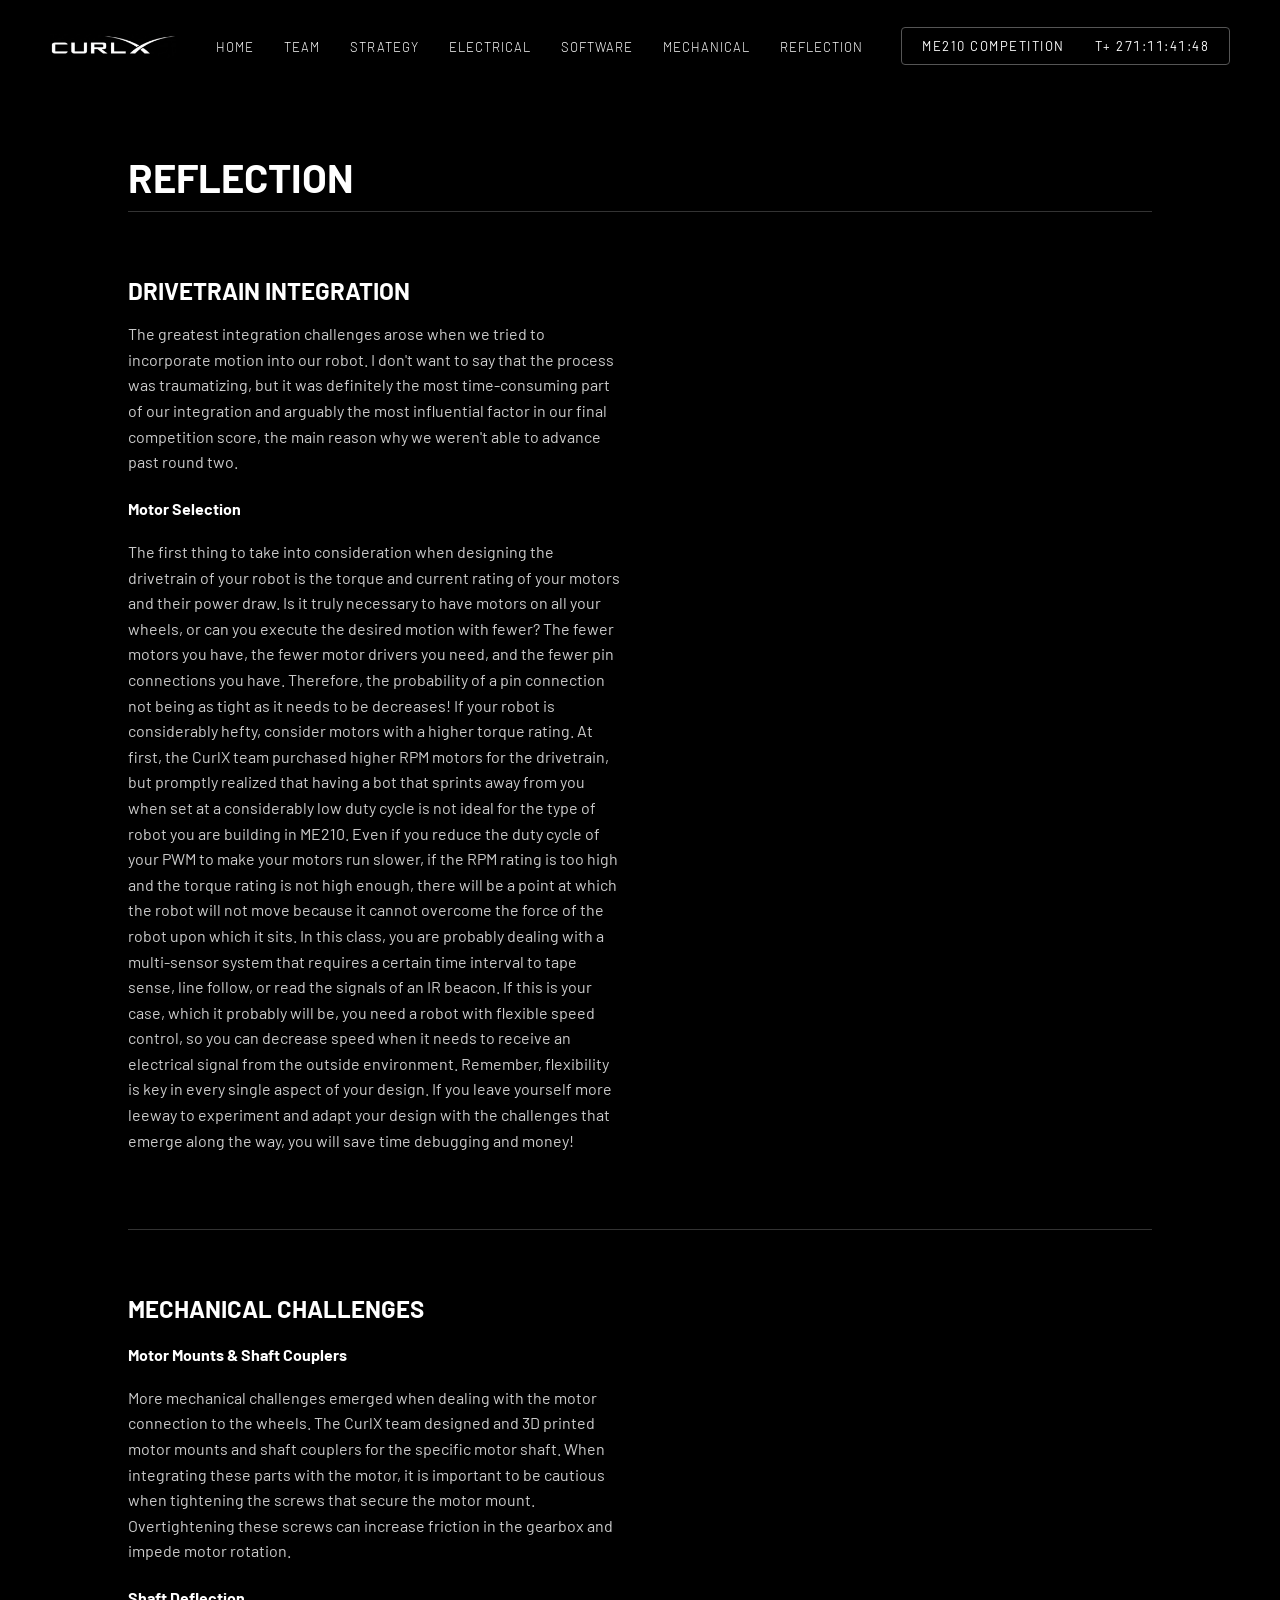
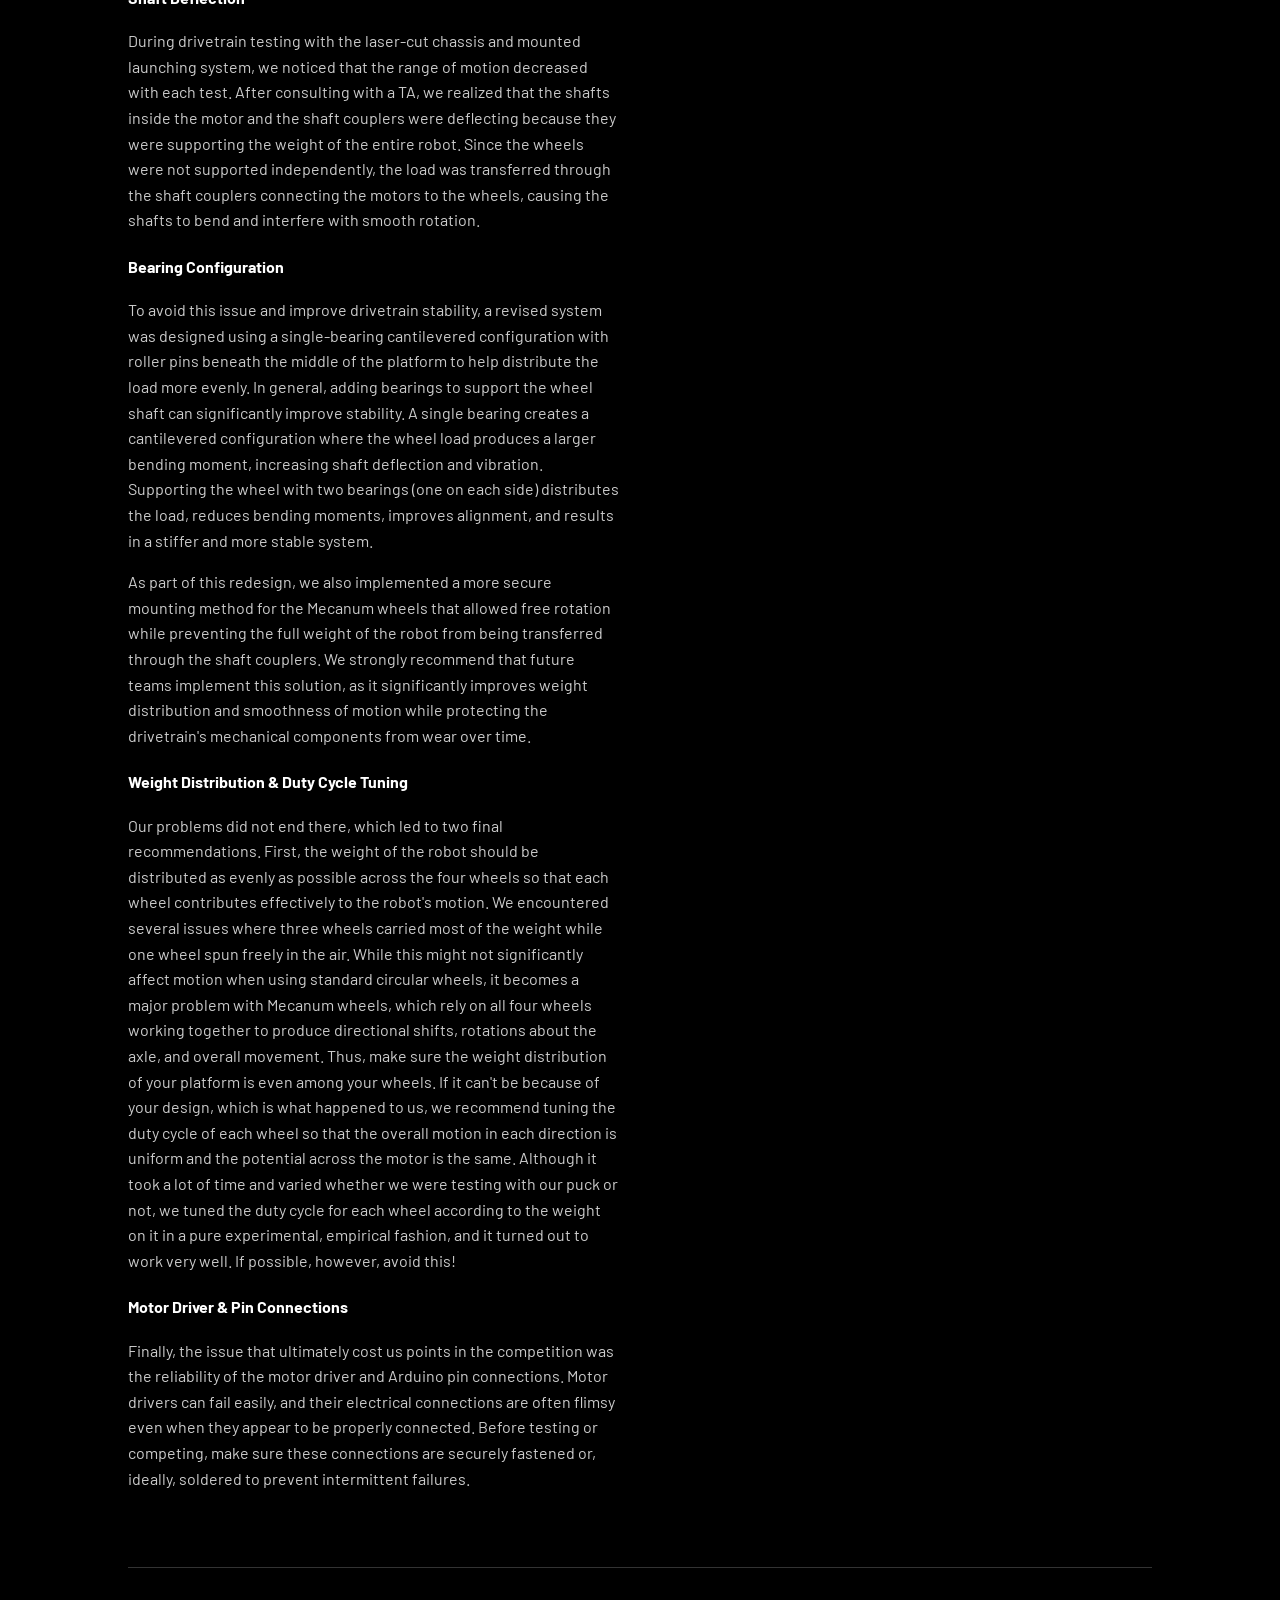
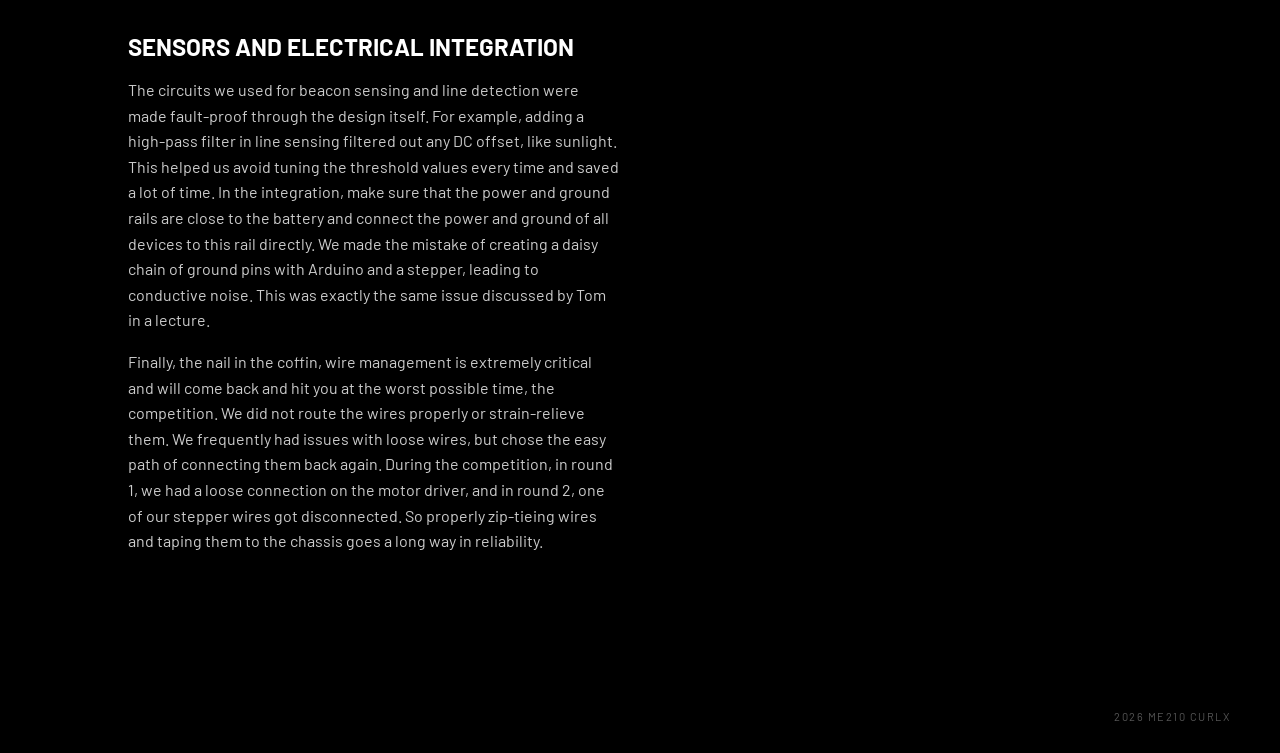
<file: docs/reflection.html>
<!DOCTYPE html>
<html lang="en">
<head>
    <meta charset="UTF-8">
    <meta name="viewport" content="width=device-width, initial-scale=1.0">
    <title>Reflection</title>
    <link rel="stylesheet" href="https://fonts.googleapis.com/css2?family=Barlow:wght@300;400;700&display=swap">
    <link rel="stylesheet" href="style.css"> 
</head>
<body>
    <nav>
        <a href="index.html" class="logo">
            <img src="./imgs/logo.png" alt="CurlX logo">
        </a>
        <ul>
            <li><a href="index.html">Home</a></li>
            <li><a href="team.html">Team</a></li>
                        <li class="nav-dropdown"><a href="strategy.html">Strategy</a>
                <ul class="nav-dropdown-menu">
                    <li><a href="strategy.html#game-rules">Game Rules</a></li>
                    <li><a href="strategy.html#preliminary-design">Preliminary Design</a></li>
                    <li><a href="strategy.html#final-design">Final Design</a></li>
                    <li><a href="strategy.html#checkoff">Checkoff</a></li>
                    <li><a href="strategy.html#competition">Competition</a></li>
                    <li><a href="strategy.html#bom">BOM</a></li>
                </ul>
            </li>
            <li><a href="electrical.html">Electrical</a></li>
            <li class="nav-dropdown"><a href="software.html">Software</a>
                <ul class="nav-dropdown-menu">
                    <li><a href="software.html#state-diagrams">State Diagrams</a></li>
                </ul>
            </li>
            <li><a href="mechanical.html">Mechanical</a></li>
            <li><a href="reflection.html">Reflection</a></li>
        </ul>

        <div class="launch-timer">
            <span>ME210 COMPETITION</span>
            <span class="time-wrapper">
                <span class="time" id="countdown"></span>
            </span>
        </div>
    </nav>

    <section class="section">
        <h1>Reflection</h1>

        <div class="content-grid">
            <div>
                <h3>Drivetrain Integration</h3>
                <p>The greatest integration challenges arose when we tried to incorporate motion into our robot. I don't want to say that the process was traumatizing, but it was definitely the most time-consuming part of our integration and arguably the most influential factor in our final competition score, the main reason why we weren't able to advance past round two.</p>

                <h4 style="margin-top: 24px;">Motor Selection</h4>
                <p>The first thing to take into consideration when designing the drivetrain of your robot is the torque and current rating of your motors and their power draw. Is it truly necessary to have motors on all your wheels, or can you execute the desired motion with fewer? The fewer motors you have, the fewer motor drivers you need, and the fewer pin connections you have. Therefore, the probability of a pin connection not being as tight as it needs to be decreases! If your robot is considerably hefty, consider motors with a higher torque rating. At first, the CurlX team purchased higher RPM motors for the drivetrain, but promptly realized that having a bot that sprints away from you when set at a considerably low duty cycle is not ideal for the type of robot you are building in ME210. Even if you reduce the duty cycle of your PWM to make your motors run slower, if the RPM rating is too high and the torque rating is not high enough, there will be a point at which the robot will not move because it cannot overcome the force of the robot upon which it sits. In this class, you are probably dealing with a multi-sensor system that requires a certain time interval to tape sense, line follow, or read the signals of an IR beacon. If this is your case, which it probably will be, you need a robot with flexible speed control, so you can decrease speed when it needs to receive an electrical signal from the outside environment. Remember, flexibility is key in every single aspect of your design. If you leave yourself more leeway to experiment and adapt your design with the challenges that emerge along the way, you will save time debugging and money!</p>
            </div>
        </div>

        <hr style="border: none; border-top: 1px solid #333; margin: 40px 0;">

        <div class="content-grid">
            <div>
                <h3>Mechanical Challenges</h3>

                <h4>Motor Mounts &amp; Shaft Couplers</h4>
                <p>More mechanical challenges emerged when dealing with the motor connection to the wheels. The CurlX team designed and 3D printed motor mounts and shaft couplers for the specific motor shaft. When integrating these parts with the motor, it is important to be cautious when tightening the screws that secure the motor mount. Overtightening these screws can increase friction in the gearbox and impede motor rotation.</p>

                <h4 style="margin-top: 24px;">Shaft Deflection</h4>
                <p>During drivetrain testing with the laser-cut chassis and mounted launching system, we noticed that the range of motion decreased with each test. After consulting with a TA, we realized that the shafts inside the motor and the shaft couplers were deflecting because they were supporting the weight of the entire robot. Since the wheels were not supported independently, the load was transferred through the shaft couplers connecting the motors to the wheels, causing the shafts to bend and interfere with smooth rotation.</p>

                <h4 style="margin-top: 24px;">Bearing Configuration</h4>
                <p>To avoid this issue and improve drivetrain stability, a revised system was designed using a single-bearing cantilevered configuration with roller pins beneath the middle of the platform to help distribute the load more evenly. In general, adding bearings to support the wheel shaft can significantly improve stability. A single bearing creates a cantilevered configuration where the wheel load produces a larger bending moment, increasing shaft deflection and vibration. Supporting the wheel with two bearings (one on each side) distributes the load, reduces bending moments, improves alignment, and results in a stiffer and more stable system.</p>
                <p style="margin-top: 12px;">As part of this redesign, we also implemented a more secure mounting method for the Mecanum wheels that allowed free rotation while preventing the full weight of the robot from being transferred through the shaft couplers. We strongly recommend that future teams implement this solution, as it significantly improves weight distribution and smoothness of motion while protecting the drivetrain's mechanical components from wear over time.</p>

                <h4 style="margin-top: 24px;">Weight Distribution &amp; Duty Cycle Tuning</h4>
                <p>Our problems did not end there, which led to two final recommendations. First, the weight of the robot should be distributed as evenly as possible across the four wheels so that each wheel contributes effectively to the robot's motion. We encountered several issues where three wheels carried most of the weight while one wheel spun freely in the air. While this might not significantly affect motion when using standard circular wheels, it becomes a major problem with Mecanum wheels, which rely on all four wheels working together to produce directional shifts, rotations about the axle, and overall movement. Thus, make sure the weight distribution of your platform is even among your wheels. If it can't be because of your design, which is what happened to us, we recommend tuning the duty cycle of each wheel so that the overall motion in each direction is uniform and the potential across the motor is the same. Although it took a lot of time and varied whether we were testing with our puck or not, we tuned the duty cycle for each wheel according to the weight on it in a pure experimental, empirical fashion, and it turned out to work very well. If possible, however, avoid this!</p>

                <h4 style="margin-top: 24px;">Motor Driver &amp; Pin Connections</h4>
                <p>Finally, the issue that ultimately cost us points in the competition was the reliability of the motor driver and Arduino pin connections. Motor drivers can fail easily, and their electrical connections are often flimsy even when they appear to be properly connected. Before testing or competing, make sure these connections are securely fastened or, ideally, soldered to prevent intermittent failures.</p>
            </div>
        </div>

        <hr style="border: none; border-top: 1px solid #333; margin: 40px 0;">

        <div class="content-grid">
            <div>
                <h3>Sensors and Electrical Integration</h3>

                <p>The circuits we used for beacon sensing and line detection were made fault-proof through the design itself. For example, adding a high-pass filter in line sensing filtered out any DC offset, like sunlight. This helped us avoid tuning the threshold values every time and saved a lot of time. In the integration, make sure that the power and ground rails are close to the battery and connect the power and ground of all devices to this rail directly. We made the mistake of creating a daisy chain of ground pins with Arduino and a stepper, leading to conductive noise. This was exactly the same issue discussed by Tom in a lecture.</p>

                <p style="margin-top: 12px;">Finally, the nail in the coffin, wire management is extremely critical and will come back and hit you at the worst possible time, the competition. We did not route the wires properly or strain-relieve them. We frequently had issues with loose wires, but chose the easy path of connecting them back again. During the competition, in round 1, we had a loose connection on the motor driver, and in round 2, one of our stepper wires got disconnected. So properly zip-tieing wires and taping them to the chassis goes a long way in reliability.</p>
            </div>
        </div>
    </section>

    <footer>
        2026 ME210 CurlX
    </footer>

    <script>
        (function () {
            var checkoffDate = new Date("Mar 8, 2026 18:00:00").getTime();
            var countdownEl = document.getElementById("countdown");

            function pad(num, size) {
                var s = String(num);
                while (s.length < size) s = "0" + s;
                return s;
            }

            function renderWithDigitAnimation(formatted) {
                var prev = countdownEl.getAttribute("data-prev") || formatted;
                var html = "";

                for (var i = 0; i < formatted.length; i++) {
                    var ch = formatted.charAt(i);
                    var isDigit = ch >= "0" && ch <= "9";

                    if (isDigit) {
                        if (prev.charAt(i) !== ch) {
                            html += '<span class="digit digit-tick">' + ch + "</span>";
                        } else {
                            html += '<span class="digit">' + ch + "</span>";
                        }
                    } else {
                        html += ch;
                    }
                }

                countdownEl.innerHTML = html;
                countdownEl.setAttribute("data-prev", formatted);
                countdownEl.classList.add("time-visible");
            }

            function updateCountdown() {
                var now = new Date().getTime();
                var diff = checkoffDate - now; // positive before launch, negative after
                var beforeLaunch = diff >= 0;
                var distance = Math.abs(diff);

                var totalSeconds = Math.floor(distance / 1000);
                var days = Math.floor(totalSeconds / (60 * 60 * 24));
                var hours = Math.floor((totalSeconds % (60 * 60 * 24)) / (60 * 60));
                var minutes = Math.floor((totalSeconds % (60 * 60)) / 60);
                var seconds = totalSeconds % 60;

                var prefix = beforeLaunch ? "T- " : "T+ ";
                var formatted =
                    prefix +
                    pad(days, 2) + ":" +
                    pad(hours, 2) + ":" +
                    pad(minutes, 2) + ":" +
                    pad(seconds, 2);

                renderWithDigitAnimation(formatted);
            }

            updateCountdown();
            setInterval(updateCountdown, 1000);
        })();
    </script>
</body>
</html>
</file>
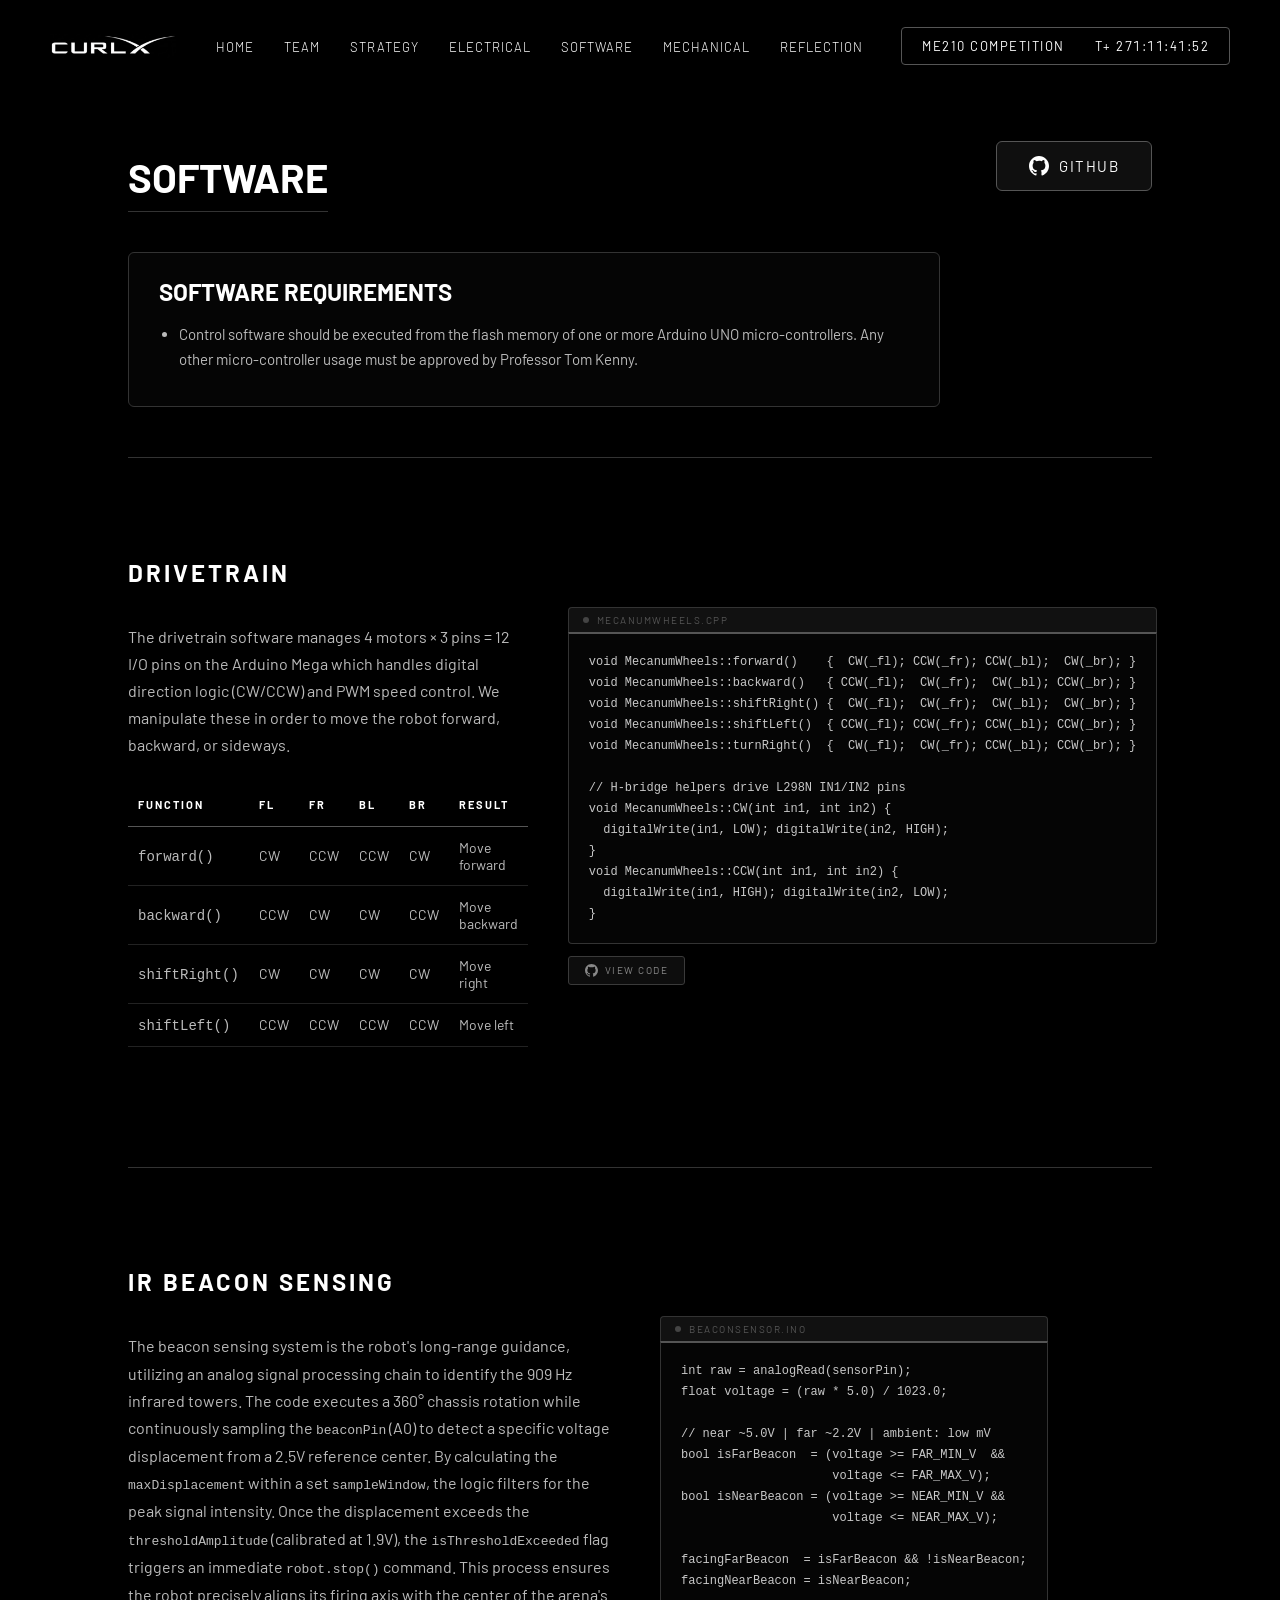
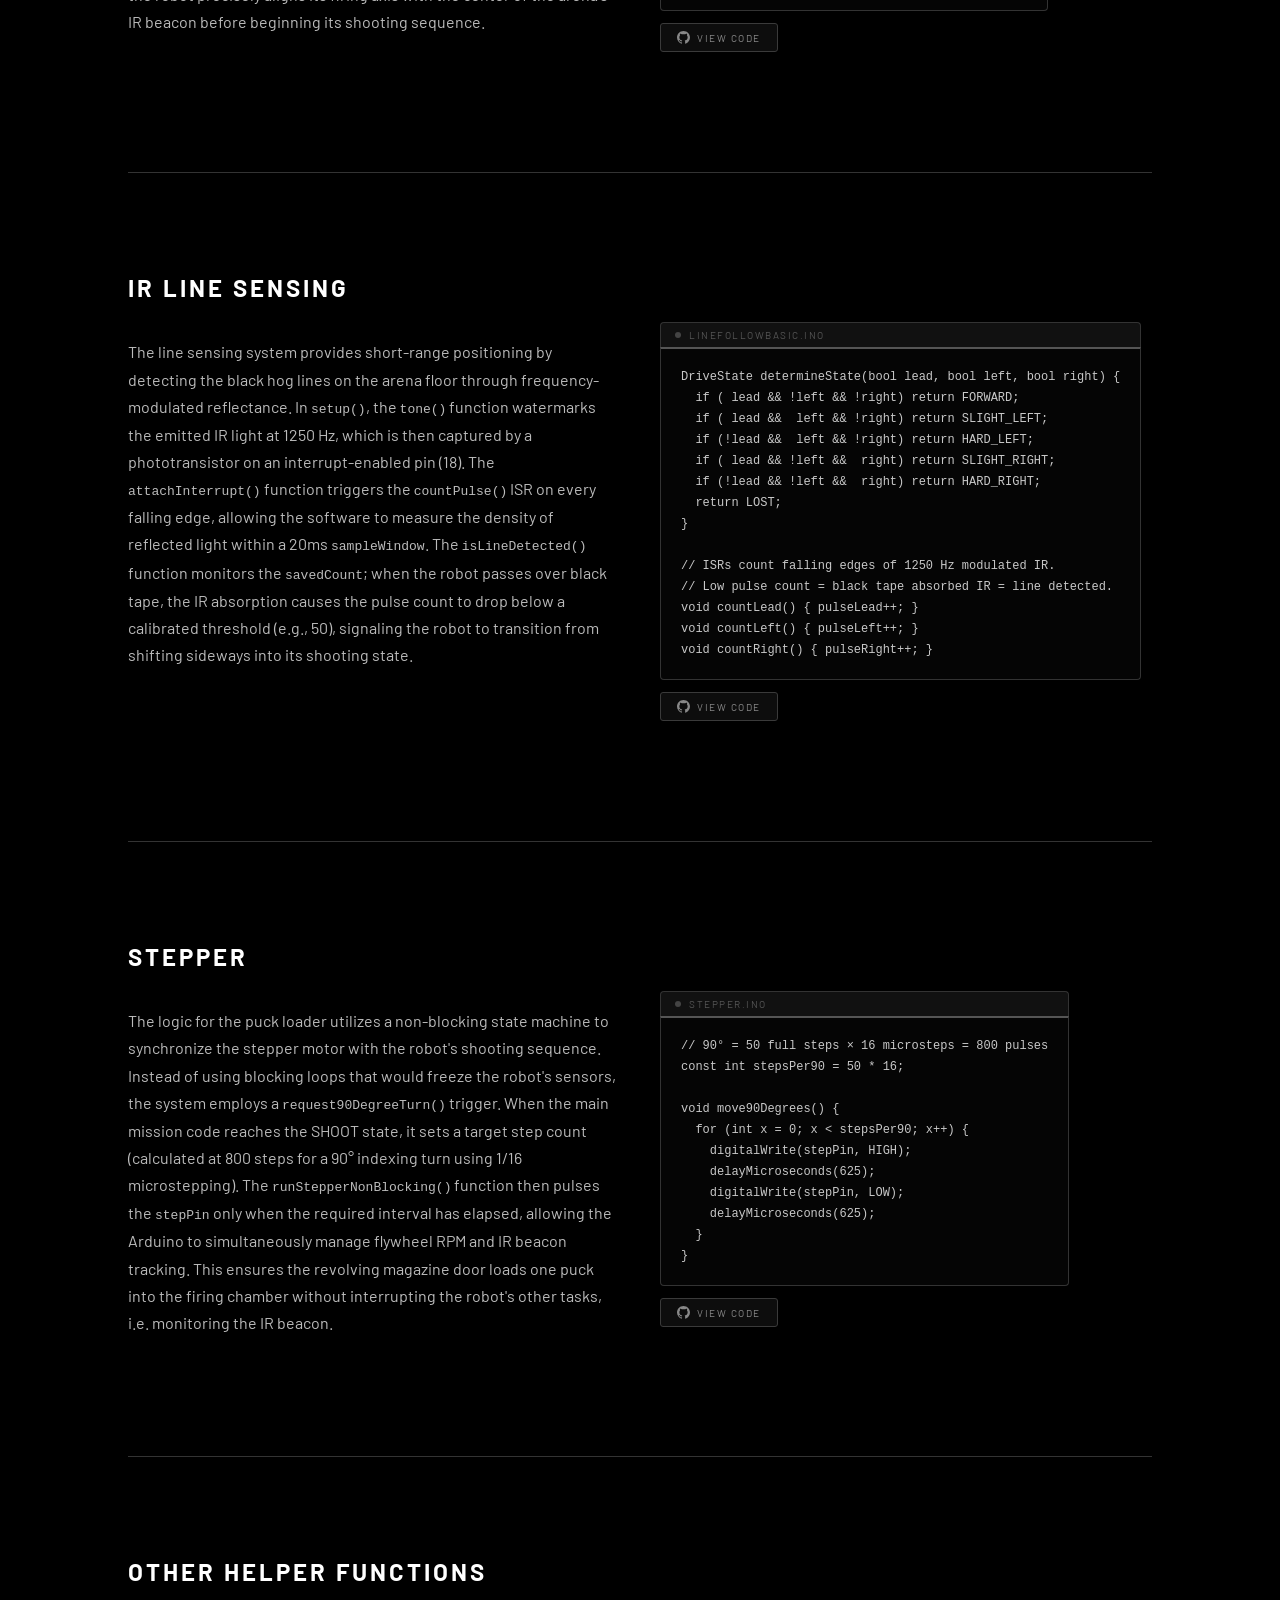
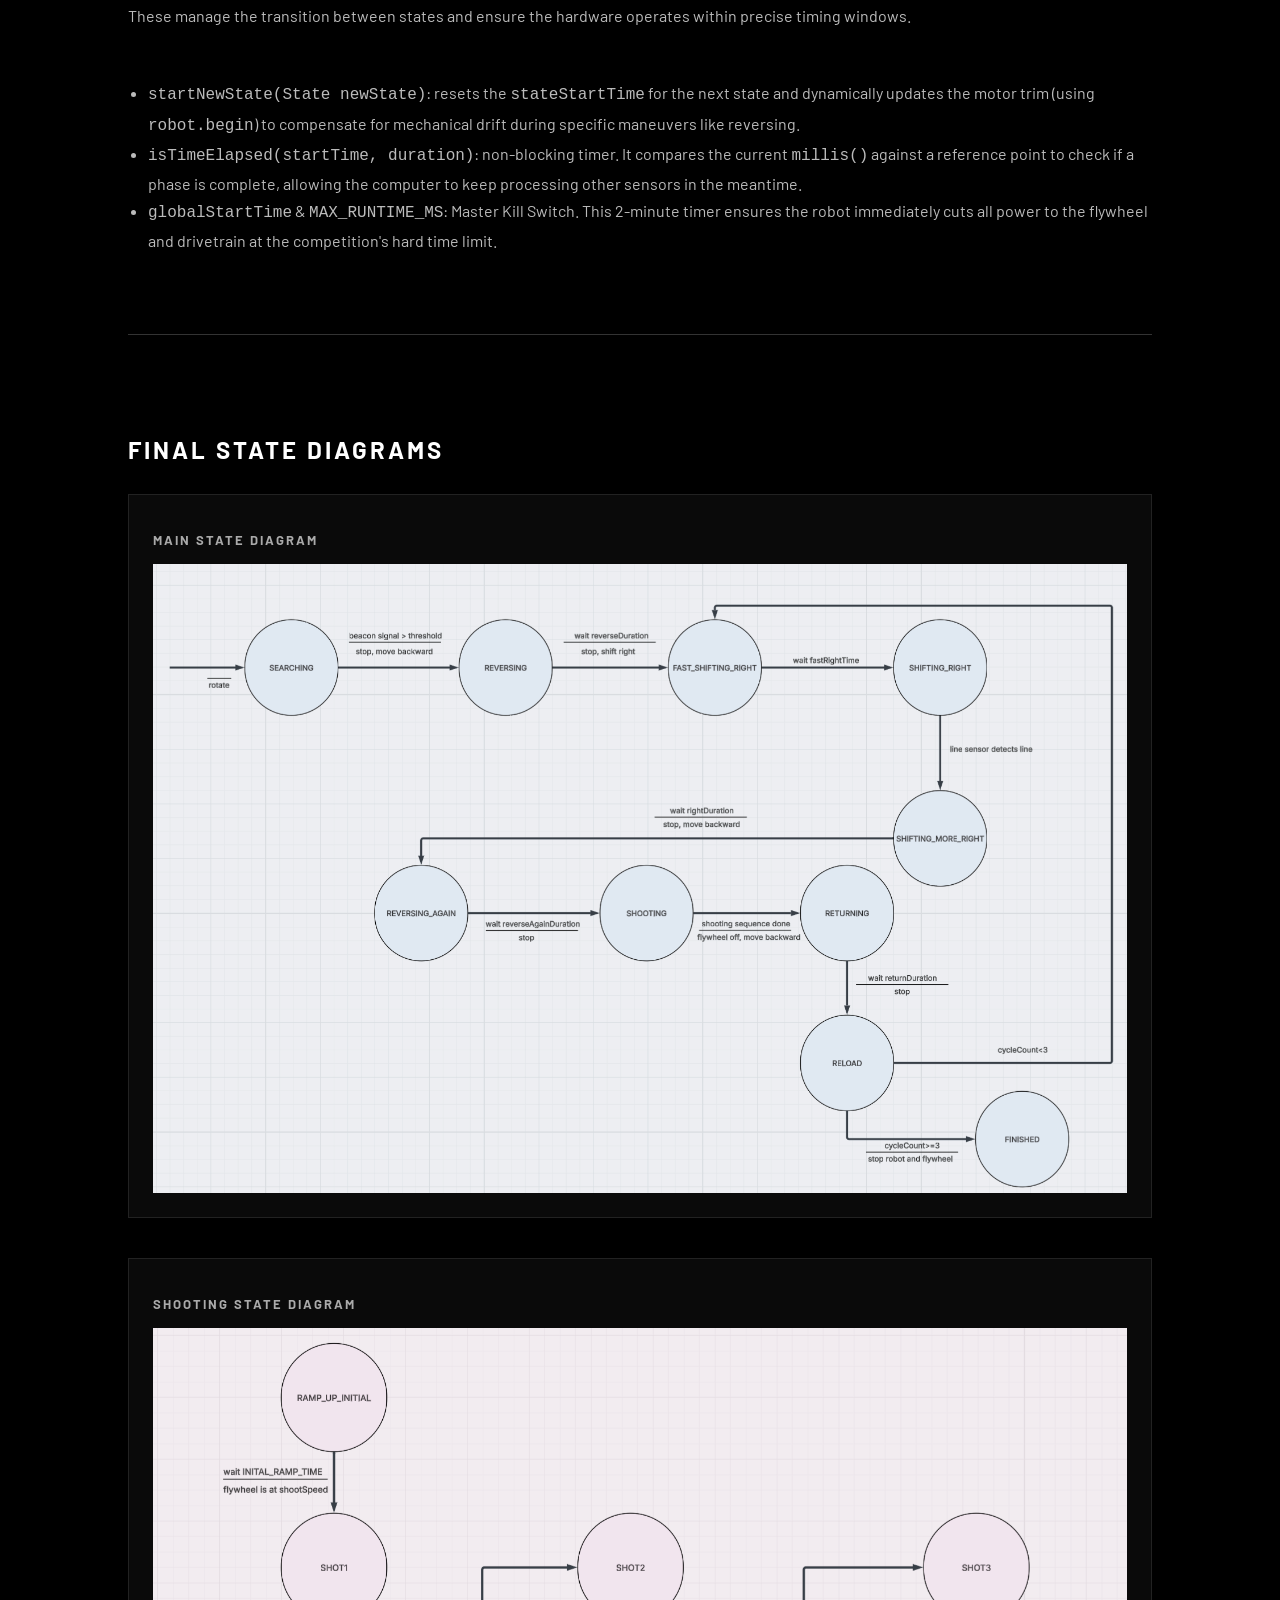
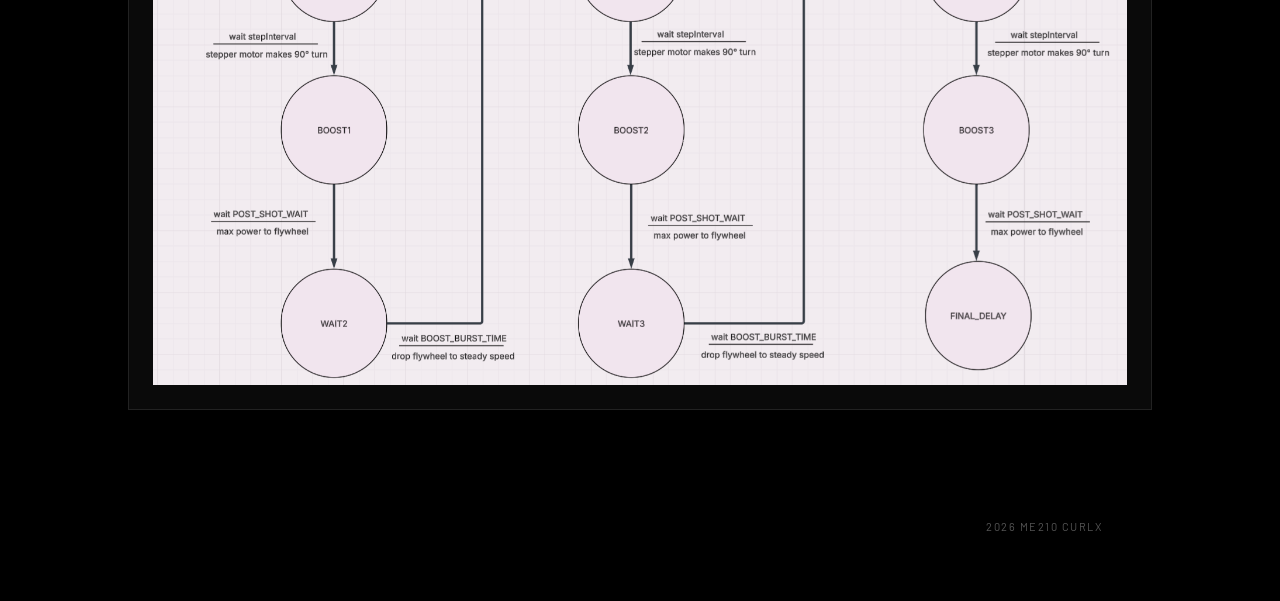
<file: docs/software.html>
<!DOCTYPE html>
<html lang="en">
<head>
    <meta charset="UTF-8">
    <meta name="viewport" content="width=device-width, initial-scale=1.0">
    <title>Software</title>
    <link rel="stylesheet" href="https://fonts.googleapis.com/css2?family=Barlow:wght@300;400;700&display=swap">
    <link rel="stylesheet" href="style.css"> 
</head>
<body>
    <nav>
        <a href="index.html" class="logo">
            <img src="./imgs/logo.png" alt="CurlX logo">
        </a>
        <ul>
            <li><a href="index.html">Home</a></li>
            <li><a href="team.html">Team</a></li>
                        <li class="nav-dropdown"><a href="strategy.html">Strategy</a>
                <ul class="nav-dropdown-menu">
                    <li><a href="strategy.html#game-rules">Game Rules</a></li>
                    <li><a href="strategy.html#preliminary-design">Preliminary Design</a></li>
                    <li><a href="strategy.html#final-design">Final Design</a></li>
                    <li><a href="strategy.html#checkoff">Checkoff</a></li>
                    <li><a href="strategy.html#competition">Competition</a></li>
                    <li><a href="strategy.html#bom">BOM</a></li>
                </ul>
            </li>
            <li><a href="electrical.html">Electrical</a></li>
            <li class="nav-dropdown"><a href="software.html">Software</a>
                <ul class="nav-dropdown-menu">
                    <li><a href="software.html#state-diagrams">State Diagrams</a></li>
                </ul>
            </li>
            <li><a href="mechanical.html">Mechanical</a></li>
            <li><a href="reflection.html">Reflection</a></li>
        </ul>

        <div class="launch-timer">
            <span>ME210 COMPETITION</span>
            <span class="time-wrapper">
                <span class="time" id="countdown"></span>
            </span>
        </div>
    </nav>

    <section class="section">
        <div class="software-header">
            <h1>Software</h1>
            <div class="software-github-box">
                <a href="https://github.com/Koitchyy/CurlX" target="_blank" rel="noopener noreferrer">
                    <svg xmlns="http://www.w3.org/2000/svg" width="16" height="16" viewBox="0 0 24 24" fill="currentColor" aria-hidden="true">
                        <path d="M12 0C5.37 0 0 5.373 0 12c0 5.303 3.438 9.8 8.205 11.387.6.113.82-.258.82-.577 0-.285-.01-1.04-.015-2.04-3.338.726-4.042-1.61-4.042-1.61-.546-1.387-1.333-1.757-1.333-1.757-1.09-.745.083-.729.083-.729 1.205.085 1.84 1.237 1.84 1.237 1.07 1.834 2.807 1.304 3.492.997.108-.775.418-1.305.762-1.605-2.665-.303-5.467-1.332-5.467-5.93 0-1.31.468-2.381 1.236-3.221-.124-.303-.535-1.524.117-3.176 0 0 1.008-.322 3.3 1.23A11.51 11.51 0 0 1 12 5.803c1.02.005 2.047.138 3.006.404 2.29-1.552 3.297-1.23 3.297-1.23.653 1.653.242 2.874.118 3.176.77.84 1.235 1.911 1.235 3.221 0 4.609-2.807 5.624-5.479 5.921.43.372.823 1.102.823 2.222 0 1.606-.015 2.898-.015 3.293 0 .322.216.694.825.576C20.565 21.796 24 17.3 24 12c0-6.627-5.373-12-12-12z"/>
                    </svg>
                    Github
                </a>
            </div>
        </div>

        <div class="page-requirements">
            <h3>Software Requirements</h3>
            <ul>
                <li>Control software should be executed from the flash memory of one or more Arduino UNO micro-controllers. Any other micro-controller usage must be approved by Professor Tom Kenny.</li>
            </ul>
        </div>

        <section class="prelim-section" id="drivetrain" style="padding-left: 0; padding-right: 0;">
            <div class="bom-container">
                <h2>Drivetrain</h2>
                <div class="sw-content-row">
                    <div>
                        <p class="section-intro" style="margin-bottom: 0;">The drivetrain software manages 4 motors × 3 pins = 12 I/O pins on the Arduino Mega which handles digital direction logic (CW/CCW) and PWM speed control. We manipulate these in order to move the robot forward, backward, or sideways.</p>
                        <div class="table-wrapper" style="margin-top: 24px;">
                            <table class="bom-table" style="width: auto; min-width: 0;">
                                <thead>
                                    <tr>
                                        <th>Function</th>
                                        <th>FL</th>
                                        <th>FR</th>
                                        <th>BL</th>
                                        <th>BR</th>
                                        <th>Result</th>
                                    </tr>
                                </thead>
                                <tbody>
                                    <tr><td><code>forward()</code></td><td>CW</td><td>CCW</td><td>CCW</td><td>CW</td><td>Move forward</td></tr>
                                    <tr><td><code>backward()</code></td><td>CCW</td><td>CW</td><td>CW</td><td>CCW</td><td>Move backward</td></tr>
                                    <tr><td><code>shiftRight()</code></td><td>CW</td><td>CW</td><td>CW</td><td>CW</td><td>Move right</td></tr>
                                    <tr><td><code>shiftLeft()</code></td><td>CCW</td><td>CCW</td><td>CCW</td><td>CCW</td><td>Move left</td></tr>
                                </tbody>
                            </table>
                        </div>
                    </div>
                    <div class="sw-code-col">
                        <div class="sw-snippet-wrap">
                            <div class="sw-snippet-header">MecanumWheels.cpp</div>
<pre class="sw-snippet">void MecanumWheels::forward()    {  CW(_fl); CCW(_fr); CCW(_bl);  CW(_br); }
void MecanumWheels::backward()   { CCW(_fl);  CW(_fr);  CW(_bl); CCW(_br); }
void MecanumWheels::shiftRight() {  CW(_fl);  CW(_fr);  CW(_bl);  CW(_br); }
void MecanumWheels::shiftLeft()  { CCW(_fl); CCW(_fr); CCW(_bl); CCW(_br); }
void MecanumWheels::turnRight()  {  CW(_fl);  CW(_fr); CCW(_bl); CCW(_br); }

// H-bridge helpers drive L298N IN1/IN2 pins
void MecanumWheels::CW(int in1, int in2) {
  digitalWrite(in1, LOW); digitalWrite(in2, HIGH);
}
void MecanumWheels::CCW(int in1, int in2) {
  digitalWrite(in1, HIGH); digitalWrite(in2, LOW);
}</pre>
                        </div>
                        <a class="sw-github-btn" href="https://github.com/Koitchyy/CurlX/tree/main/MecanumWheels" target="_blank" rel="noopener noreferrer">
                            <svg xmlns="http://www.w3.org/2000/svg" width="13" height="13" viewBox="0 0 24 24" fill="currentColor"><path d="M12 0C5.37 0 0 5.373 0 12c0 5.303 3.438 9.8 8.205 11.387.6.113.82-.258.82-.577 0-.285-.01-1.04-.015-2.04-3.338.726-4.042-1.61-4.042-1.61-.546-1.387-1.333-1.757-1.333-1.757-1.09-.745.083-.729.083-.729 1.205.085 1.84 1.237 1.84 1.237 1.07 1.834 2.807 1.304 3.492.997.108-.775.418-1.305.762-1.605-2.665-.303-5.467-1.332-5.467-5.93 0-1.31.468-2.381 1.236-3.221-.124-.303-.535-1.524.117-3.176 0 0 1.008-.322 3.3 1.23A11.51 11.51 0 0 1 12 5.803c1.02.005 2.047.138 3.006.404 2.29-1.552 3.297-1.23 3.297-1.23.653 1.653.242 2.874.118 3.176.77.84 1.235 1.911 1.235 3.221 0 4.609-2.807 5.624-5.479 5.921.43.372.823 1.102.823 2.222 0 1.606-.015 2.898-.015 3.293 0 .322.216.694.825.576C20.565 21.796 24 17.3 24 12c0-6.627-5.373-12-12-12z"/></svg>
                            View Code
                        </a>
                    </div>
                </div>
            </div>
        </section>

        <section class="prelim-section" id="ir-beacon" style="padding-left: 0; padding-right: 0;">
            <div class="bom-container">
                <h2>IR Beacon Sensing</h2>
                <div class="sw-content-row">
                    <p class="section-intro" style="margin-bottom: 0;">The beacon sensing system is the robot's long-range guidance, utilizing an analog signal processing chain to identify the 909 Hz infrared towers. The code executes a 360° chassis rotation while continuously sampling the <code>beaconPin</code> (A0) to detect a specific voltage displacement from a 2.5V reference center. By calculating the <code>maxDisplacement</code> within a set <code>sampleWindow</code>, the logic filters for the peak signal intensity. Once the displacement exceeds the <code>thresholdAmplitude</code> (calibrated at 1.9V), the <code>isThresholdExceeded</code> flag triggers an immediate <code>robot.stop()</code> command. This process ensures the robot precisely aligns its firing axis with the center of the arena's IR beacon before beginning its shooting sequence.</p>
                    <div class="sw-code-col">
                        <div class="sw-snippet-wrap">
                            <div class="sw-snippet-header">BeaconSensor.ino</div>
<pre class="sw-snippet">int raw = analogRead(sensorPin);
float voltage = (raw * 5.0) / 1023.0;

// near ~5.0V | far ~2.2V | ambient: low mV
bool isFarBeacon  = (voltage >= FAR_MIN_V  &&
                     voltage <= FAR_MAX_V);
bool isNearBeacon = (voltage >= NEAR_MIN_V &&
                     voltage <= NEAR_MAX_V);

facingFarBeacon  = isFarBeacon && !isNearBeacon;
facingNearBeacon = isNearBeacon;</pre>
                        </div>
                        <a class="sw-github-btn" href="https://github.com/Koitchyy/CurlX/tree/main/BeaconSensor" target="_blank" rel="noopener noreferrer">
                            <svg xmlns="http://www.w3.org/2000/svg" width="13" height="13" viewBox="0 0 24 24" fill="currentColor"><path d="M12 0C5.37 0 0 5.373 0 12c0 5.303 3.438 9.8 8.205 11.387.6.113.82-.258.82-.577 0-.285-.01-1.04-.015-2.04-3.338.726-4.042-1.61-4.042-1.61-.546-1.387-1.333-1.757-1.333-1.757-1.09-.745.083-.729.083-.729 1.205.085 1.84 1.237 1.84 1.237 1.07 1.834 2.807 1.304 3.492.997.108-.775.418-1.305.762-1.605-2.665-.303-5.467-1.332-5.467-5.93 0-1.31.468-2.381 1.236-3.221-.124-.303-.535-1.524.117-3.176 0 0 1.008-.322 3.3 1.23A11.51 11.51 0 0 1 12 5.803c1.02.005 2.047.138 3.006.404 2.29-1.552 3.297-1.23 3.297-1.23.653 1.653.242 2.874.118 3.176.77.84 1.235 1.911 1.235 3.221 0 4.609-2.807 5.624-5.479 5.921.43.372.823 1.102.823 2.222 0 1.606-.015 2.898-.015 3.293 0 .322.216.694.825.576C20.565 21.796 24 17.3 24 12c0-6.627-5.373-12-12-12z"/></svg>
                            View Code
                        </a>
                    </div>
                </div>
            </div>
        </section>

        <section class="prelim-section" id="ir-line" style="padding-left: 0; padding-right: 0;">
            <div class="bom-container">
                <h2>IR Line Sensing</h2>
                <div class="sw-content-row">
                    <p class="section-intro" style="margin-bottom: 0;">The line sensing system provides short-range positioning by detecting the black hog lines on the arena floor through frequency-modulated reflectance. In <code>setup()</code>, the <code>tone()</code> function watermarks the emitted IR light at 1250 Hz, which is then captured by a phototransistor on an interrupt-enabled pin (18). The <code>attachInterrupt()</code> function triggers the <code>countPulse()</code> ISR on every falling edge, allowing the software to measure the density of reflected light within a 20ms <code>sampleWindow</code>. The <code>isLineDetected()</code> function monitors the <code>savedCount</code>; when the robot passes over black tape, the IR absorption causes the pulse count to drop below a calibrated threshold (e.g., 50), signaling the robot to transition from shifting sideways into its shooting state.</p>
                    <div class="sw-code-col">
                        <div class="sw-snippet-wrap">
                            <div class="sw-snippet-header">LineFollowBasic.ino</div>
<pre class="sw-snippet">DriveState determineState(bool lead, bool left, bool right) {
  if ( lead && !left && !right) return FORWARD;
  if ( lead &&  left && !right) return SLIGHT_LEFT;
  if (!lead &&  left && !right) return HARD_LEFT;
  if ( lead && !left &&  right) return SLIGHT_RIGHT;
  if (!lead && !left &&  right) return HARD_RIGHT;
  return LOST;
}

// ISRs count falling edges of 1250 Hz modulated IR.
// Low pulse count = black tape absorbed IR = line detected.
void countLead() { pulseLead++; }
void countLeft() { pulseLeft++; }
void countRight() { pulseRight++; }</pre>
                        </div>
                        <a class="sw-github-btn" href="https://github.com/Koitchyy/CurlX/tree/main/LineFollow" target="_blank" rel="noopener noreferrer">
                            <svg xmlns="http://www.w3.org/2000/svg" width="13" height="13" viewBox="0 0 24 24" fill="currentColor"><path d="M12 0C5.37 0 0 5.373 0 12c0 5.303 3.438 9.8 8.205 11.387.6.113.82-.258.82-.577 0-.285-.01-1.04-.015-2.04-3.338.726-4.042-1.61-4.042-1.61-.546-1.387-1.333-1.757-1.333-1.757-1.09-.745.083-.729.083-.729 1.205.085 1.84 1.237 1.84 1.237 1.07 1.834 2.807 1.304 3.492.997.108-.775.418-1.305.762-1.605-2.665-.303-5.467-1.332-5.467-5.93 0-1.31.468-2.381 1.236-3.221-.124-.303-.535-1.524.117-3.176 0 0 1.008-.322 3.3 1.23A11.51 11.51 0 0 1 12 5.803c1.02.005 2.047.138 3.006.404 2.29-1.552 3.297-1.23 3.297-1.23.653 1.653.242 2.874.118 3.176.77.84 1.235 1.911 1.235 3.221 0 4.609-2.807 5.624-5.479 5.921.43.372.823 1.102.823 2.222 0 1.606-.015 2.898-.015 3.293 0 .322.216.694.825.576C20.565 21.796 24 17.3 24 12c0-6.627-5.373-12-12-12z"/></svg>
                            View Code
                        </a>
                    </div>
                </div>
            </div>
        </section>

        <section class="prelim-section" id="stepper" style="padding-left: 0; padding-right: 0;">
            <div class="bom-container">
                <h2>Stepper</h2>
                <div class="sw-content-row">
                    <p class="section-intro" style="margin-bottom: 0;">The logic for the puck loader utilizes a non-blocking state machine to synchronize the stepper motor with the robot's shooting sequence. Instead of using blocking loops that would freeze the robot's sensors, the system employs a <code>request90DegreeTurn()</code> trigger. When the main mission code reaches the SHOOT state, it sets a target step count (calculated at 800 steps for a 90° indexing turn using 1/16 microstepping). The <code>runStepperNonBlocking()</code> function then pulses the <code>stepPin</code> only when the required interval has elapsed, allowing the Arduino to simultaneously manage flywheel RPM and IR beacon tracking. This ensures the revolving magazine door loads one puck into the firing chamber without interrupting the robot's other tasks, i.e. monitoring the IR beacon.</p>
                    <div class="sw-code-col">
                        <div class="sw-snippet-wrap">
                            <div class="sw-snippet-header">Stepper.ino</div>
<pre class="sw-snippet">// 90° = 50 full steps × 16 microsteps = 800 pulses
const int stepsPer90 = 50 * 16;

void move90Degrees() {
  for (int x = 0; x &lt; stepsPer90; x++) {
    digitalWrite(stepPin, HIGH);
    delayMicroseconds(625);
    digitalWrite(stepPin, LOW);
    delayMicroseconds(625);
  }
}</pre>
                        </div>
                        <a class="sw-github-btn" href="https://github.com/Koitchyy/CurlX/tree/main/Stepper" target="_blank" rel="noopener noreferrer">
                            <svg xmlns="http://www.w3.org/2000/svg" width="13" height="13" viewBox="0 0 24 24" fill="currentColor"><path d="M12 0C5.37 0 0 5.373 0 12c0 5.303 3.438 9.8 8.205 11.387.6.113.82-.258.82-.577 0-.285-.01-1.04-.015-2.04-3.338.726-4.042-1.61-4.042-1.61-.546-1.387-1.333-1.757-1.333-1.757-1.09-.745.083-.729.083-.729 1.205.085 1.84 1.237 1.84 1.237 1.07 1.834 2.807 1.304 3.492.997.108-.775.418-1.305.762-1.605-2.665-.303-5.467-1.332-5.467-5.93 0-1.31.468-2.381 1.236-3.221-.124-.303-.535-1.524.117-3.176 0 0 1.008-.322 3.3 1.23A11.51 11.51 0 0 1 12 5.803c1.02.005 2.047.138 3.006.404 2.29-1.552 3.297-1.23 3.297-1.23.653 1.653.242 2.874.118 3.176.77.84 1.235 1.911 1.235 3.221 0 4.609-2.807 5.624-5.479 5.921.43.372.823 1.102.823 2.222 0 1.606-.015 2.898-.015 3.293 0 .322.216.694.825.576C20.565 21.796 24 17.3 24 12c0-6.627-5.373-12-12-12z"/></svg>
                            View Code
                        </a>
                    </div>
                </div>
            </div>
        </section>

        <section class="prelim-section" id="helpers" style="padding-left: 0; padding-right: 0;">
            <div class="bom-container">
                <h2>Other Helper Functions</h2>
                <p class="section-intro">These manage the transition between states and ensure the hardware operates within precise timing windows.</p>
                <ul class="rules-list" style="color: #bbb; line-height: 1.7; margin: 0 0 0 20px; padding: 0; font-size: 16px;">
                    <li><code>startNewState(State newState)</code>: resets the <code>stateStartTime</code> for the next state and dynamically updates the motor trim (using <code>robot.begin</code>) to compensate for mechanical drift during specific maneuvers like reversing.</li>
                    <li><code>isTimeElapsed(startTime, duration)</code>: non-blocking timer. It compares the current <code>millis()</code> against a reference point to check if a phase is complete, allowing the computer to keep processing other sensors in the meantime.</li>
                    <li><code>globalStartTime</code> &amp; <code>MAX_RUNTIME_MS</code>: Master Kill Switch. This 2-minute timer ensures the robot immediately cuts all power to the flywheel and drivetrain at the competition's hard time limit.</li>
                </ul>
            </div>
        </section>

        <section class="prelim-section" id="state-diagrams" style="padding-left: 0; padding-right: 0;">
            <div class="bom-container">
                <h2>Final State Diagrams</h2>
<div class="state-diagram-grid">
                    <div class="state-diagram-card">
                        <h3>Main State Diagram</h3>
                        <img src="./imgs/main_state_diag.png" alt="Main State Diagram">
                    </div>
                    <div class="state-diagram-card">
                        <h3>Shooting State Diagram</h3>
                        <img src="./imgs/shooting_state_diag.png" alt="Shooting State Diagram">
                    </div>
                </div>
            </div>
        </section>


    <footer>
        2026 ME210 CurlX
    </footer>

    <script>
        (function () {
            var checkoffDate = new Date("Mar 8, 2026 18:00:00").getTime();
            var countdownEl = document.getElementById("countdown");

            function pad(num, size) {
                var s = String(num);
                while (s.length < size) s = "0" + s;
                return s;
            }

            function renderWithDigitAnimation(formatted) {
                var prev = countdownEl.getAttribute("data-prev") || formatted;
                var html = "";

                for (var i = 0; i < formatted.length; i++) {
                    var ch = formatted.charAt(i);
                    var isDigit = ch >= "0" && ch <= "9";

                    if (isDigit) {
                        if (prev.charAt(i) !== ch) {
                            html += '<span class="digit digit-tick">' + ch + "</span>";
                        } else {
                            html += '<span class="digit">' + ch + "</span>";
                        }
                    } else {
                        html += ch;
                    }
                }

                countdownEl.innerHTML = html;
                countdownEl.setAttribute("data-prev", formatted);
                countdownEl.classList.add("time-visible");
            }

            function updateCountdown() {
                var now = new Date().getTime();
                var diff = checkoffDate - now; // positive before launch, negative after
                var beforeLaunch = diff >= 0;
                var distance = Math.abs(diff);

                var totalSeconds = Math.floor(distance / 1000);
                var days = Math.floor(totalSeconds / (60 * 60 * 24));
                var hours = Math.floor((totalSeconds % (60 * 60 * 24)) / (60 * 60));
                var minutes = Math.floor((totalSeconds % (60 * 60)) / 60);
                var seconds = totalSeconds % 60;

                var prefix = beforeLaunch ? "T- " : "T+ ";
                var formatted =
                    prefix +
                    pad(days, 2) + ":" +
                    pad(hours, 2) + ":" +
                    pad(minutes, 2) + ":" +
                    pad(seconds, 2);

                renderWithDigitAnimation(formatted);
            }

            // Initial render without waiting 1 second
            updateCountdown();
            setInterval(updateCountdown, 1000);
        })();
    </script>
</body>
</html>
</file>
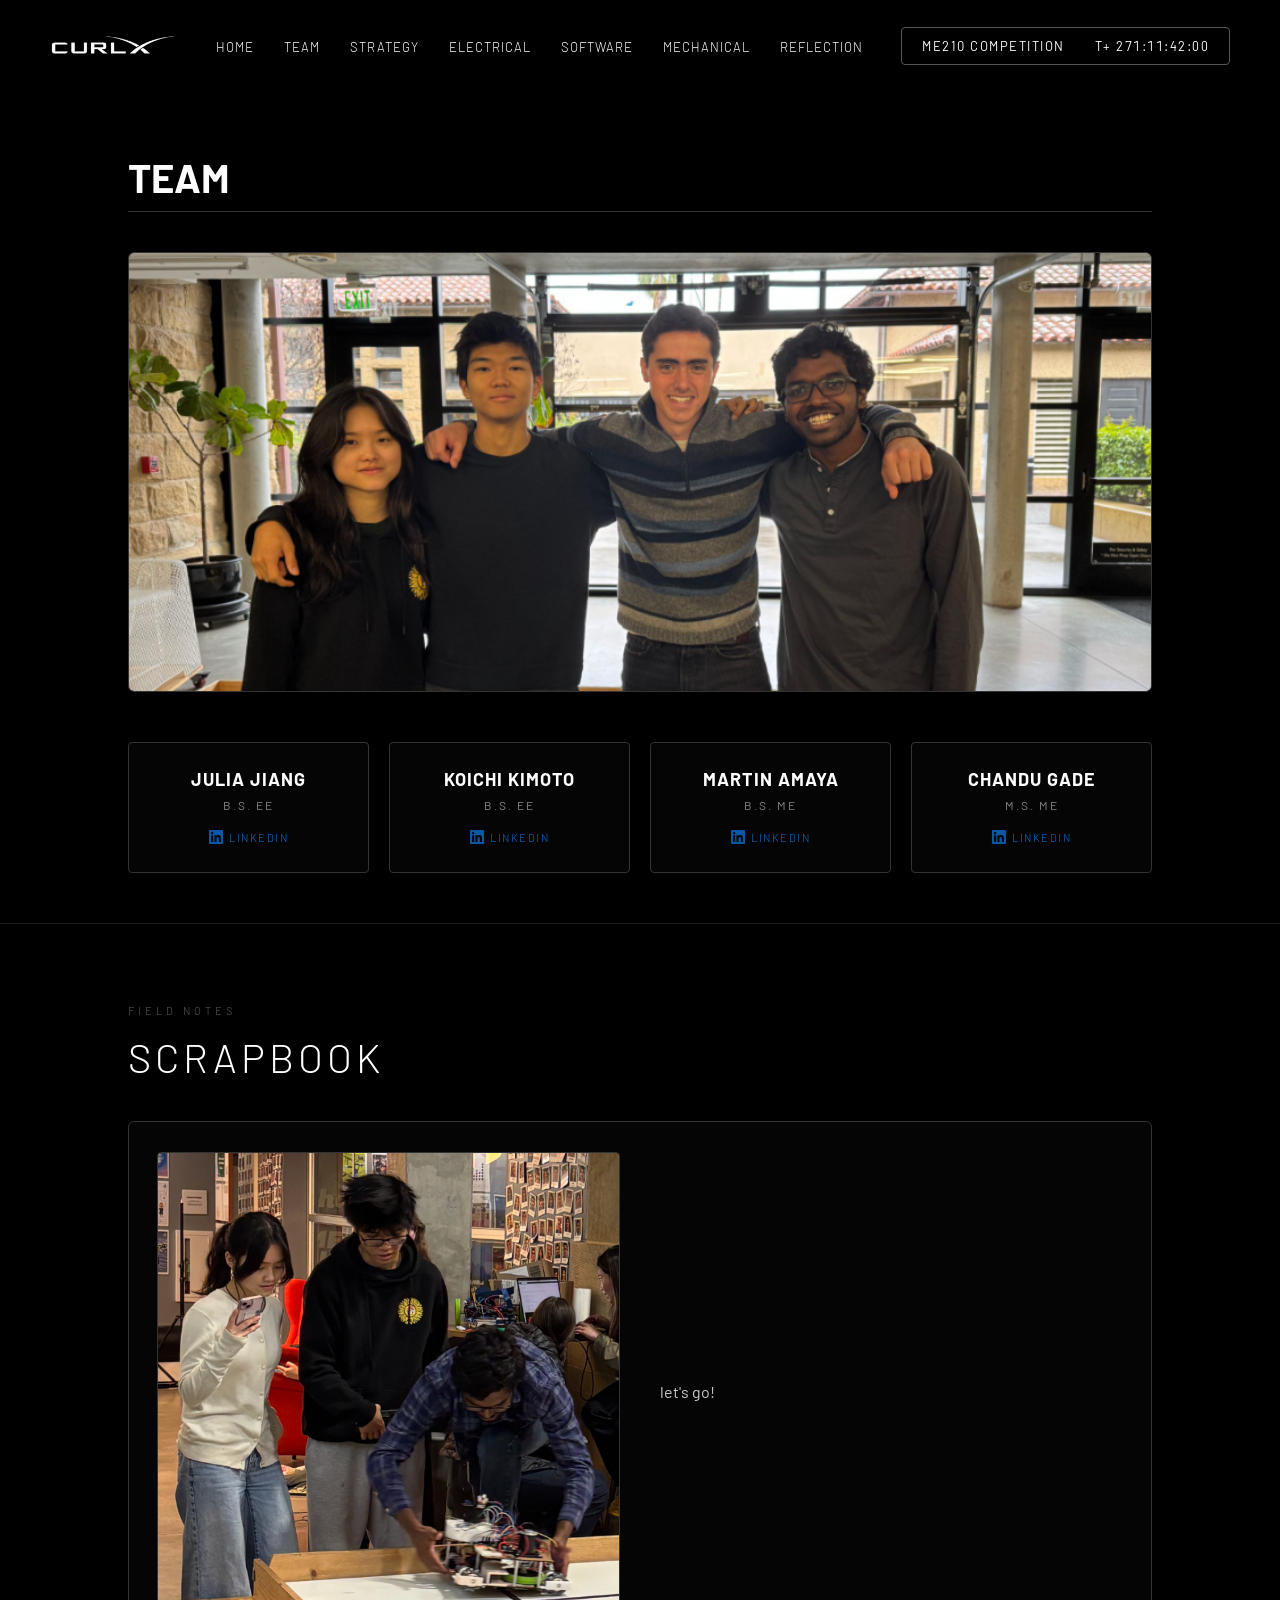
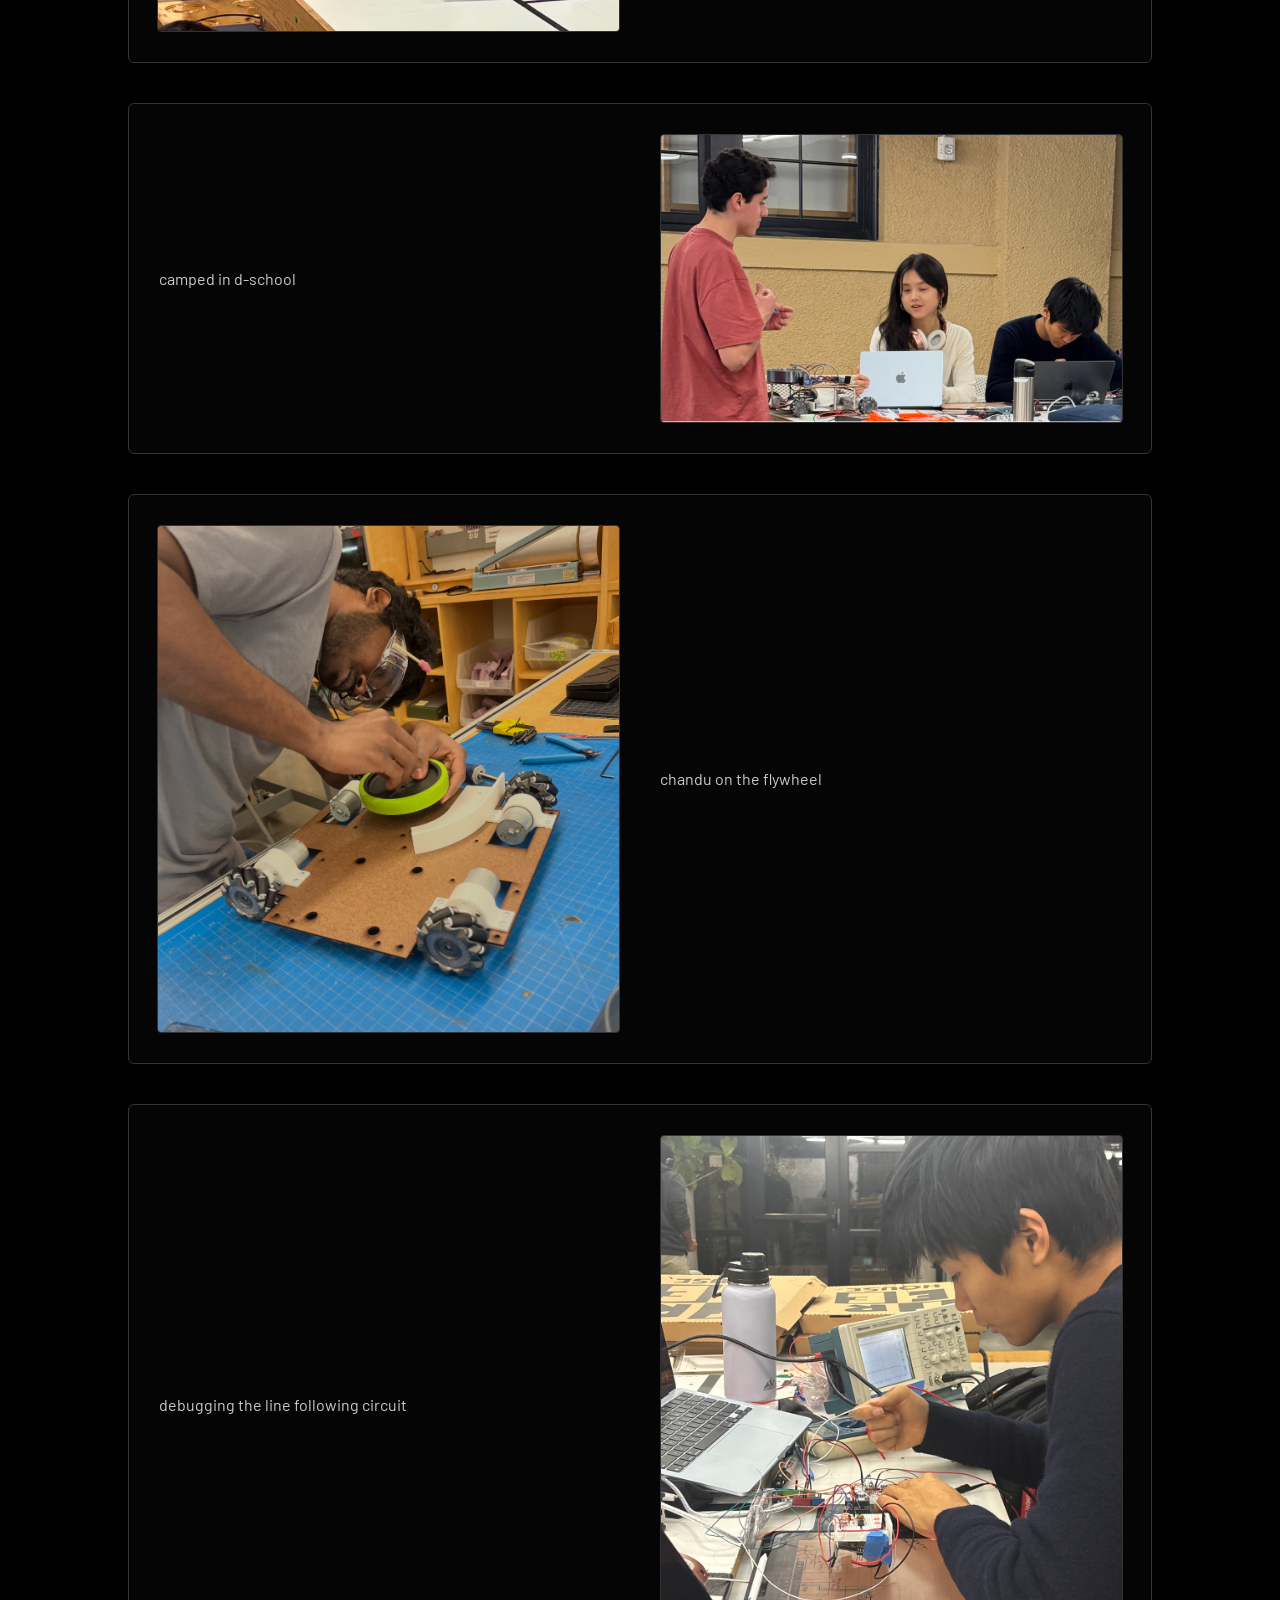
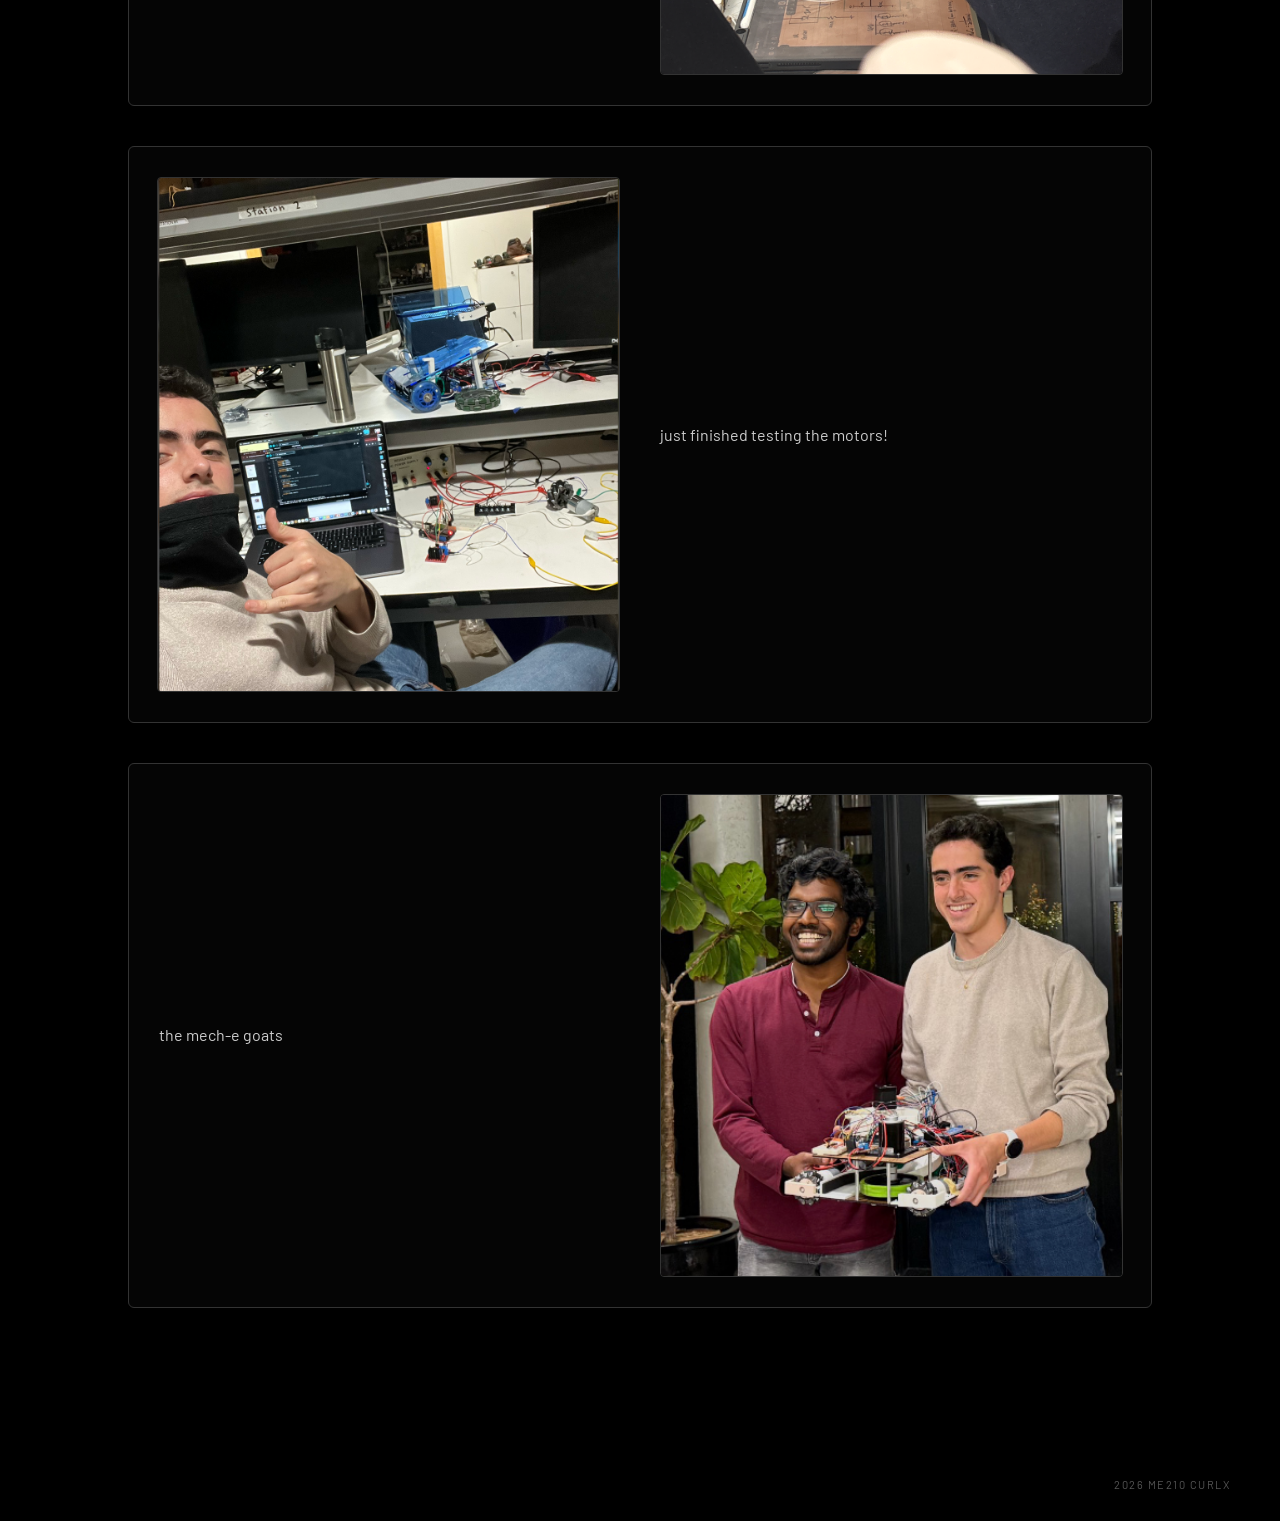
<file: docs/team.html>
<!DOCTYPE html>
<html lang="en">
<head>
    <meta charset="UTF-8">
    <meta name="viewport" content="width=device-width, initial-scale=1.0">
    <title>Team</title>
    <link rel="stylesheet" href="https://fonts.googleapis.com/css2?family=Barlow:wght@400;700&display=swap">
    <link rel="stylesheet" href="style.css"> 
</head>
<body>
    <nav>
        <a href="index.html" class="logo">
            <img src="./imgs/logo.png" alt="CurlX logo">
        </a>
        <ul>
            <li><a href="index.html">Home</a></li>
            <li><a href="team.html">Team</a></li>
                        <li class="nav-dropdown"><a href="strategy.html">Strategy</a>
                <ul class="nav-dropdown-menu">
                    <li><a href="strategy.html#game-rules">Game Rules</a></li>
                    <li><a href="strategy.html#preliminary-design">Preliminary Design</a></li>
                    <li><a href="strategy.html#final-design">Final Design</a></li>
                    <li><a href="strategy.html#checkoff">Checkoff</a></li>
                    <li><a href="strategy.html#competition">Competition</a></li>
                    <li><a href="strategy.html#bom">BOM</a></li>
                </ul>
            </li>
            <li><a href="electrical.html">Electrical</a></li>
            <li class="nav-dropdown"><a href="software.html">Software</a>
                <ul class="nav-dropdown-menu">
                    <li><a href="software.html#state-diagrams">State Diagrams</a></li>
                </ul>
            </li>
            <li><a href="mechanical.html">Mechanical</a></li>
            <li><a href="reflection.html">Reflection</a></li>
        </ul>

        <div class="launch-timer">
            <span>ME210 COMPETITION</span>
            <span class="time-wrapper">
                <span class="time" id="countdown"></span>
            </span>
        </div>
    </nav>

    <section class="section">
        <h1>Team</h1>
        <div class="team-photo-wrap">
            <img src="./imgs/team.png" alt="CurlX team: from left to right, Julia, Koichi, Martin, Chandu" class="team-photo">
        </div>

        <div class="team-members">
            <div class="team-member">
                <h3>Julia Jiang</h3>
                <p class="team-role">B.S. EE</p>
                <a href="https://www.linkedin.com/in/julia-jiang-63ba07247/" target="_blank" rel="noopener noreferrer" class="team-linkedin">
                    <svg xmlns="http://www.w3.org/2000/svg" viewBox="0 0 24 24" fill="currentColor" aria-hidden="true"><path d="M20.447 20.452h-3.554v-5.569c0-1.328-.027-3.037-1.852-3.037-1.853 0-2.136 1.445-2.136 2.939v5.667H9.351V9h3.414v1.561h.046c.477-.9 1.637-1.85 3.37-1.85 3.601 0 4.267 2.37 4.267 5.455v6.286zM5.337 7.433a2.062 2.062 0 0 1-2.063-2.065 2.064 2.064 0 1 1 2.063 2.065zm1.782 13.019H3.555V9h3.564v11.452zM22.225 0H1.771C.792 0 0 .774 0 1.729v20.542C0 23.227.792 24 1.771 24h20.451C23.2 24 24 23.227 24 22.271V1.729C24 .774 23.2 0 22.222 0h.003z"/></svg>
                    LinkedIn
                </a>
            </div>
            <div class="team-member">
                <h3>Koichi Kimoto</h3>
                <p class="team-role">B.S. EE</p>
                <a href="https://www.linkedin.com/in/koichi-k/" target="_blank" rel="noopener noreferrer" class="team-linkedin">
                    <svg xmlns="http://www.w3.org/2000/svg" viewBox="0 0 24 24" fill="currentColor" aria-hidden="true"><path d="M20.447 20.452h-3.554v-5.569c0-1.328-.027-3.037-1.852-3.037-1.853 0-2.136 1.445-2.136 2.939v5.667H9.351V9h3.414v1.561h.046c.477-.9 1.637-1.85 3.37-1.85 3.601 0 4.267 2.37 4.267 5.455v6.286zM5.337 7.433a2.062 2.062 0 0 1-2.063-2.065 2.064 2.064 0 1 1 2.063 2.065zm1.782 13.019H3.555V9h3.564v11.452zM22.225 0H1.771C.792 0 0 .774 0 1.729v20.542C0 23.227.792 24 1.771 24h20.451C23.2 24 24 23.227 24 22.271V1.729C24 .774 23.2 0 22.222 0h.003z"/></svg>
                    LinkedIn
                </a>
            </div>
            <div class="team-member">
                <h3>Martin Amaya</h3>
                <p class="team-role">B.S. ME</p>
                <a href="https://www.linkedin.com/in/martin-amaya-gaviria/" target="_blank" rel="noopener noreferrer" class="team-linkedin">
                    <svg xmlns="http://www.w3.org/2000/svg" viewBox="0 0 24 24" fill="currentColor" aria-hidden="true"><path d="M20.447 20.452h-3.554v-5.569c0-1.328-.027-3.037-1.852-3.037-1.853 0-2.136 1.445-2.136 2.939v5.667H9.351V9h3.414v1.561h.046c.477-.9 1.637-1.85 3.37-1.85 3.601 0 4.267 2.37 4.267 5.455v6.286zM5.337 7.433a2.062 2.062 0 0 1-2.063-2.065 2.064 2.064 0 1 1 2.063 2.065zm1.782 13.019H3.555V9h3.564v11.452zM22.225 0H1.771C.792 0 0 .774 0 1.729v20.542C0 23.227.792 24 1.771 24h20.451C23.2 24 24 23.227 24 22.271V1.729C24 .774 23.2 0 22.222 0h.003z"/></svg>
                    LinkedIn
                </a>
            </div>
            <div class="team-member">
                <h3>Chandu Gade</h3>
                <p class="team-role">M.S. ME</p>
                <a href="https://www.linkedin.com/in/chandramouli085/" target="_blank" rel="noopener noreferrer" class="team-linkedin">
                    <svg xmlns="http://www.w3.org/2000/svg" viewBox="0 0 24 24" fill="currentColor" aria-hidden="true"><path d="M20.447 20.452h-3.554v-5.569c0-1.328-.027-3.037-1.852-3.037-1.853 0-2.136 1.445-2.136 2.939v5.667H9.351V9h3.414v1.561h.046c.477-.9 1.637-1.85 3.37-1.85 3.601 0 4.267 2.37 4.267 5.455v6.286zM5.337 7.433a2.062 2.062 0 0 1-2.063-2.065 2.064 2.064 0 1 1 2.063 2.065zm1.782 13.019H3.555V9h3.564v11.452zM22.225 0H1.771C.792 0 0 .774 0 1.729v20.542C0 23.227.792 24 1.771 24h20.451C23.2 24 24 23.227 24 22.271V1.729C24 .774 23.2 0 22.222 0h.003z"/></svg>
                    LinkedIn
                </a>
            </div>
        </div>
    </section>

    <section class="scrapbook-section">
        <div class="scrapbook-label">Field Notes</div>
        <h2 class="scrapbook-heading">Scrapbook</h2>

        <div class="elec-box">
            <div class="content-grid reverse">
                <div>
                    <p>let's go!</p>
                </div>
                <img src="./imgs/tm_competition.png" alt="Three team members at the competition">
            </div>
        </div>

        <div class="elec-box">
            <div class="content-grid">
                <div>
                    <p>camped in d-school</p>
                </div>
                <img src="./imgs/tm_mjk.png" alt="Team in the d.school">
            </div>
        </div>

        <div class="elec-box">
            <div class="content-grid reverse">
                <div>
                    <p>chandu on the flywheel</p>
                </div>
                <img src="./imgs/tm_chandu.png" alt="Chandu working on the flywheel">
            </div>
        </div>

        <div class="elec-box">
            <div class="content-grid">
                <div>
                    <p>debugging the line following circuit</p>
                </div>
                <img src="./imgs/tm_koichi.png" alt="Koichi building the IR line-following circuit">
            </div>
        </div>

        <div class="elec-box">
            <div class="content-grid reverse">
                <div>
                    <p>just finished testing the motors!</p>
                </div>
                <img src="./imgs/tm_martin.png" alt="Martin after motor testing">
            </div>
        </div>

        <div class="elec-box">
            <div class="content-grid">
                <div>
                    <p>the mech-e goats</p>
                </div>
                <img src="./imgs/tm_mc.png" alt="Martin and Chandu holding the robot">
            </div>
        </div>
    </section>

    <footer>
        2026 ME210 CurlX
    </footer>

    <script>
        (function () {
            var checkoffDate = new Date("Mar 8, 2026 18:00:00").getTime();
            var countdownEl = document.getElementById("countdown");

            function pad(num, size) {
                var s = String(num);
                while (s.length < size) s = "0" + s;
                return s;
            }

            function renderWithDigitAnimation(formatted) {
                var prev = countdownEl.getAttribute("data-prev") || formatted;
                var html = "";

                for (var i = 0; i < formatted.length; i++) {
                    var ch = formatted.charAt(i);
                    var isDigit = ch >= "0" && ch <= "9";

                    if (isDigit) {
                        if (prev.charAt(i) !== ch) {
                            html += '<span class="digit digit-tick">' + ch + "</span>";
                        } else {
                            html += '<span class="digit">' + ch + "</span>";
                        }
                    } else {
                        html += ch;
                    }
                }

                countdownEl.innerHTML = html;
                countdownEl.setAttribute("data-prev", formatted);
                countdownEl.classList.add("time-visible");
            }

            function updateCountdown() {
                var now = new Date().getTime();
                var diff = checkoffDate - now; // positive before launch, negative after
                var beforeLaunch = diff >= 0;
                var distance = Math.abs(diff);

                var totalSeconds = Math.floor(distance / 1000);
                var days = Math.floor(totalSeconds / (60 * 60 * 24));
                var hours = Math.floor((totalSeconds % (60 * 60 * 24)) / (60 * 60));
                var minutes = Math.floor((totalSeconds % (60 * 60)) / 60);
                var seconds = totalSeconds % 60;

                var prefix = beforeLaunch ? "T- " : "T+ ";
                var formatted =
                    prefix +
                    pad(days, 2) + ":" +
                    pad(hours, 2) + ":" +
                    pad(minutes, 2) + ":" +
                    pad(seconds, 2);

                renderWithDigitAnimation(formatted);
            }

            // Initial render without waiting 1 second
            updateCountdown();
            setInterval(updateCountdown, 1000);
        })();
    </script>
</body>
</html>
</file>
<file: docs/style.css>
/* docs/style.css */
body, html { margin: 0; padding: 0; height: 100%; font-family: 'Barlow', sans-serif; background: #000; color: #fff; }

/* navigation */
nav { position: fixed; top: 0; width: 100%; display: flex; align-items: center; padding: 20px 50px; background: rgba(0,0,0,0.8); z-index: 1000; box-sizing: border-box; }
nav .logo { display: inline-flex; align-items: center; }
nav .logo img { height: 24px; width: auto; display: block; }
nav ul { 
    display: flex; 
    list-style: none; 
    margin-left: 40px; 
    gap: 30px; 
    padding: 0; 
}
nav a { 
    color: #fff; 
    text-decoration: none; 
    text-transform: uppercase; 
    font-size: 13px; 
    font-weight: 300; 
    letter-spacing: 1px; 
    transition: color 0.3s; 
}
nav a:hover { color: #aaa; }

/* strategy dropdown */
nav ul li.nav-dropdown { position: relative; }
nav ul li.nav-dropdown .nav-dropdown-menu {
    display: none;
    position: absolute;
    top: 100%;
    left: 50%;
    transform: translateX(-50%);
    background: rgba(0,0,0,0.92);
    border: 1px solid #333;
    border-radius: 4px;
    padding: 8px 0;
    margin: 0;
    list-style: none;
    min-width: 160px;
    gap: 0;
    z-index: 1001;
}
nav ul li.nav-dropdown:hover .nav-dropdown-menu { display: block; }
nav ul li.nav-dropdown .nav-dropdown-menu li { padding: 0; }
nav ul li.nav-dropdown .nav-dropdown-menu a {
    display: block;
    padding: 8px 16px;
    white-space: nowrap;
    font-size: 12px;
    letter-spacing: 0.5px;
}
nav ul li.nav-dropdown .nav-dropdown-menu a:hover { color: #fff; background: rgba(255,255,255,0.07); }



.hero { 
    position: relative;
    overflow: hidden;
    height: 100vh; 
    background: #000;
    display: flex; 
    flex-direction: column; 
    justify-content: flex-end; 
    padding: 0 0 100px 50px; 
    box-sizing: border-box; 
}
.hero h1 { font-size: 60px; text-transform: uppercase; margin: 0; font-weight: 300; }
.hero p { font-size: 18px; max-width: 600px; margin-top: 10px; font-weight: 300; }

.hero::after {
    content: "";
    position: absolute;
    left: 60%;
    top: 50%;
    transform: translate(-50%, -50%);
    width: 45vh;
    height: 45vh;
    background: url('./imgs/puck.png') no-repeat center center/contain;
    transform-origin: 50% 50%;
    animation: puck-spin 24s linear infinite;
    opacity: 0.95;
}

@keyframes puck-spin {
    0%   { transform: translateY(-50%) rotate(0deg); }
    100% { transform: translateY(-50%) rotate(360deg); }
}

/* standard page sections */
.section { padding: 120px 10% 50px; min-height: 80vh; }
.section h1 { font-size: 40px; text-transform: uppercase; border-bottom: 1px solid #333; padding-bottom: 10px; margin-bottom: 40px; }

.software-header {
    display: flex;
    justify-content: space-between;
    align-items: center;
    margin-bottom: 40px;
}
.software-header h1 {
    margin-bottom: 0;
}

/* grid for paragraphs and images */
.content-grid { display: grid; grid-template-columns: 1fr 1fr; gap: 40px; align-items: center; margin-bottom: 60px; }
.content-grid img { width: 100%; border: 1px solid #333; border-radius: 4px; }
.content-grid h3 { font-size: 24px; text-transform: uppercase; margin-bottom: 10px; color: #fff; }
.content-grid p { font-size: 16px; line-height: 1.6; color: #ccc; }

/* optional helpers for writing long design docs */
.section-intro {
    max-width: 950px;
    margin-bottom: 50px;
    color: #bbb;
    line-height: 1.7;
}

.img-placeholder {
    width: 100%;
    aspect-ratio: 16 / 9;
    border: 1px dashed #444;
    border-radius: 6px;
    display: grid;
    place-items: center;
    color: #777;
    letter-spacing: 1px;
    text-transform: uppercase;
    background: linear-gradient(180deg, rgba(255,255,255,0.03), rgba(255,255,255,0.00));
}

.model-viewer-section {
    margin-bottom: 60px;
    border: 1px solid #333;
    border-radius: 6px;
    overflow: hidden;
    background: linear-gradient(180deg, rgba(255,255,255,0.03), rgba(255,255,255,0.00));
}

.model-caption {
    text-align: center;
    color: #777;
    font-size: 13px;
    letter-spacing: 0.5px;
    padding: 10px 0 14px;
    margin: 0;
}

.content-grid.reverse {
    direction: rtl;
}
.content-grid.reverse > * {
    direction: ltr;
}

/* expandable subsections */
.read-more-row {
    margin-top: -30px;
    margin-bottom: 40px;
}

.read-more-btn {
    background: transparent;
    border: 1px solid #444;
    color: #aaa;
    font-family: 'Barlow', sans-serif;
    font-size: 12px;
    letter-spacing: 2px;
    text-transform: uppercase;
    padding: 10px 24px;
    cursor: pointer;
    transition: border-color 0.2s, color 0.2s;
}
.read-more-btn:hover {
    border-color: #888;
    color: #fff;
}

.expandable-panel {
    overflow: hidden;
    max-height: 0;
    transition: max-height 0.5s ease;
}

.expandable-inner {
    padding: 40px 0 20px;
    border-top: 1px solid #222;
    margin-bottom: 40px;
}

.expandable-inner > h3 {
    font-size: 18px;
    text-transform: uppercase;
    letter-spacing: 2px;
    color: #fff;
    margin: 40px 0 20px;
}
.expandable-inner > h3:first-child {
    margin-top: 0;
}

.calc-step {
    margin-bottom: 36px;
    padding-bottom: 36px;
    border-bottom: 1px solid #1a1a1a;
}
.calc-step:last-of-type {
    border-bottom: none;
}

.calc-step h4 {
    font-size: 13px;
    letter-spacing: 2px;
    text-transform: uppercase;
    color: #aaa;
    margin: 0 0 14px;
}

.calc-step p {
    font-size: 15px;
    line-height: 1.8;
    color: #bbb;
    margin: 0 0 6px;
}

.calc-final {
    padding: 16px 22px;
    border: 1px solid #333;
    background: rgba(255,255,255,0.02);
    margin-top: 16px;
}
.calc-final p {
    font-size: 15px;
    color: #fff;
    margin: 0;
}

.iteration-grid {
    display: grid;
    grid-template-columns: 1fr 1fr;
    gap: 30px;
    margin-top: 20px;
}

.iteration-card {
    border: 1px solid #333;
    padding: 28px;
    background: rgba(255,255,255,0.02);
}

.iteration-card h4 {
    font-size: 13px;
    letter-spacing: 2px;
    text-transform: uppercase;
    color: #aaa;
    margin: 0 0 12px;
}

.iteration-card p {
    font-size: 15px;
    line-height: 1.7;
    color: #bbb;
    margin: 0;
}

/* strategy page: nucleus + design boxes */
.strategy-box {
    padding: 30px;
    border: 1px solid #333;
    border-radius: 6px;
    background: rgba(255,255,255,0.02);
}
.strategy-box h3 {
    font-size: 18px;
    text-transform: uppercase;
    letter-spacing: 2px;
    color: #fff;
    margin-bottom: 16px;
}
.strategy-box p {
    font-size: 15px;
    line-height: 1.7;
    color: #bbb;
    margin: 0;
}

.strategy-transition {
    max-width: 900px;
    margin: 0 auto 60px;
    padding: 24px 30px;
    border: 1px solid #333;
    border-radius: 6px;
    background: rgba(255,255,255,0.02);
    text-align: center;
}
.strategy-transition p {
    font-size: 16px;
    line-height: 1.7;
    color: #bbb;
    margin: 0;
}

footer {
    background-color: #000; 
    color: #555;            
    padding: 30px 50px;     
    font-size: 11px;        
    text-transform: uppercase;
    letter-spacing: 1.5px;
    text-align: right;   
}

.launch-timer {
    background-color: transparent; 
    border: 1px solid #555; 
    border-radius: 4px; 
    padding: 10px 20px;
    display: flex;
    gap: 30px; 
    font-size: 13px;
    letter-spacing: 1.5px;
    margin-left: auto; 
    color: #fff;       
}

.launch-timer .time-wrapper {
    overflow: hidden;
    display: inline-block;
}

.launch-timer .time {
    font-variant-numeric: tabular-nums;
    display: inline-block;
    opacity: 0;
    transition: opacity 0.2s ease-out;
}

.launch-timer .time.time-visible {
    opacity: 1;
}

.launch-timer .digit {
    display: inline-block;
}

.launch-timer .digit.digit-tick {
    animation: time-slide-down 0.3s ease-out;
}

@keyframes time-slide-down {
    0% {
        transform: translateY(-100%);
    }
    100% {
        transform: translateY(0);
    }
}

.explore-btn {
    background-color: transparent; 
    border: 1px solid #fff;        
    align-self: flex-start;
    border-radius: 4px;           
    display: inline-flex;
    align-items: center;
    padding: 15px 35px;
    color: #fff !important; 
    text-decoration: none;  
    text-transform: uppercase; 
    font-size: 13px;
    font-weight: 300; 
    margin-top: 30px;
    transition: opacity 0.3s;    
}

.explore-btn:hover {
    background-color: transparent; 
    opacity: 0.7; 
}

.explore-btn span {
    margin-left: 15px;
    font-size: 16px; 
}
/* robot full-bleed showcase — SpaceX style */
.robot-showcase {
    position: relative;
    width: 100%;
    height: 90vh;
    overflow: hidden;
    background: #000;
}

.robot-img {
    position: absolute;
    inset: 0;
    width: 100%;
    height: 100%;
    object-fit: contain;
    object-position: center;
    filter: brightness(0.45) saturate(0.8);
    display: block;
}

.robot-dim {
    position: absolute;
    inset: 0;
    background: linear-gradient(
        to bottom,
        rgba(0,0,0,0.35) 0%,
        rgba(0,0,0,0.05) 40%,
        rgba(0,0,0,0.05) 60%,
        rgba(0,0,0,0.6) 100%
    );
}

.robot-meta {
    position: absolute;
    bottom: 40px;
    left: 50px;
    right: 50px;
    display: flex;
    align-items: flex-end;
    justify-content: flex-end;
}

.robot-tag {
    font-size: 11px;
    letter-spacing: 3px;
    text-transform: uppercase;
    color: rgba(255,255,255,0.45);
}

/* arena field image */
.arena-figure {
    margin: 50px 0 0;
    border: 1px solid #333;
    border-radius: 4px;
    overflow: hidden;
    background: #050505;
}

.arena-figure img {
    width: 100%;
    display: block;
    object-fit: cover;
    filter: brightness(0.9);
}

.arena-figure figcaption {
    font-size: 11px;
    color: #666;
    text-transform: uppercase;
    letter-spacing: 1.5px;
    padding: 12px 20px;
    text-align: right;
    border-top: 1px solid #222;
    background: rgba(255,255,255,0.01);
    margin: 0;
}

.mission-specs {
    padding: 100px 10%;
    background: #000;
    border-top: 1px solid #333;
}

.mission-grid {
    display: grid;
    grid-template-columns: 250px 1fr; /* SpaceX sidebar style */
    gap: 60px;
}

.mission-nav ul {
    list-style: none;
    padding: 0;
    position: sticky;
    top: 120px;
}

.mission-nav li {
    cursor: pointer;
    font-size: 12px;
    letter-spacing: 2px;
    color: #555;
    margin-bottom: 20px;
    border-bottom: 1px solid #222;
    padding-bottom: 10px;
}

.mission-nav li.active {
    color: #fff;
    border-bottom: 1px solid #fff;
}

.mission-panel {
    padding-top: 80px;
    scroll-margin-top: 120px;
}
.mission-panel:first-child {
    padding-top: 0;
}

.mission-text h2 {
    font-size: 40px;
    text-transform: uppercase;
    margin-bottom: 30px;
    letter-spacing: 4px;
}

.intro-p {
    font-size: 18px;
    line-height: 1.8;
    color: #bbb;
    margin-bottom: 50px;
    max-width: 800px;
}

.specs-row {
    display: flex;
    gap: 40px;
    margin-bottom: 40px;
    border-top: 1px solid #333;
    padding-top: 30px;
}

.spec-box {
    flex: 1;
}

.spec-box h3 {
    font-size: 14px;
    letter-spacing: 2px;
    text-transform: uppercase;
    color: #fff;
    margin-bottom: 15px;
}

.spec-box p {
    font-size: 14px;
    line-height: 1.6;
    color: #888;
}

/* Responsive adjustment */
@media (max-width: 900px) {
    .mission-grid {
        grid-template-columns: 1fr;
    }
    .mission-nav { display: none; }
}
/* team page */
.team-photo-wrap {
    margin-bottom: 50px;
    max-width: 100%;
    overflow: hidden;
    border-radius: 6px;
    border: 1px solid #333;
}

.photo-caption {
    font-size: 11px;
    color: #888;
    text-transform: uppercase;
    letter-spacing: 1px;
    padding: 12px 20px;
    margin: 0;
    background: rgba(255, 255, 255, 0.02); /* Matches your team-member boxes */
    border-top: 1px solid #333; /* Separates the text from the image */
    text-align: right; /* Aligns it to the right for a cleaner look */
}

.team-photo {
    width: 100%;
    display: block;
    object-fit: cover;
    aspect-ratio: 21 / 9;
}

.team-members {
    display: grid;
    /* create 4 equal columns across the full width */
    grid-template-columns: repeat(4, 1fr); 
    gap: 20px;
    width: 100%;
}

.team-member {
    padding: 25px 15px; 
    border: 1px solid #333;
    border-radius: 4px;
    background: rgba(255, 255, 255, 0.02);
    text-align: center; /* Centers the name and role */
    transition: border-color 0.3s ease;
}

.team-member:hover {
    border-color: #555; /* Subtle highlight on hover */
}

.team-member h3 {
    font-size: 18px;
    text-transform: uppercase;
    margin: 0 0 8px; 
    color: #fff;
    letter-spacing: 1px;
}

.team-member .team-role {
    font-size: 12px;
    text-transform: uppercase;
    letter-spacing: 2px;
    color: #888;
    margin: 0 0 16px;
}

.team-linkedin {
    display: inline-flex;
    align-items: center;
    gap: 6px;
    font-size: 11px;
    text-transform: uppercase;
    letter-spacing: 1.5px;
    color: #0a66c2;
    text-decoration: none;
    transition: color 0.2s, opacity 0.2s;
    opacity: 0.85;
}
.team-linkedin:hover {
    color: #378fe9;
    opacity: 1;
}
.team-linkedin svg {
    width: 14px;
    height: 14px;
    flex-shrink: 0;
}

@media (max-width: 900px) {
    .team-members {
        grid-template-columns: repeat(2, 1fr);
    }
}
@media (max-width: 500px) {
    .team-members {
        grid-template-columns: 1fr;
    }
}

/* scrapbook section — team page */
.scrapbook-section {
    padding: 80px 10% 100px;
    background: #000;
    border-top: 1px solid #1a1a1a;
}

.scrapbook-label {
    font-size: 11px;
    letter-spacing: 4px;
    text-transform: uppercase;
    color: #444;
    margin-bottom: 16px;
}

.scrapbook-heading {
    font-size: 40px;
    font-weight: 300;
    text-transform: uppercase;
    letter-spacing: 4px;
    color: #fff;
    margin: 0 0 40px;
}

.scrapbook-grid {
    display: grid;
    grid-template-columns: 1fr 1fr 1fr;
    grid-template-rows: auto auto auto;
    grid-template-areas:
        "comp   comp   mjk"
        "chandu koichi martin"
        "mc     mc     mc";
    gap: 3px;
}

.scrapbook-item {
    margin: 0;
    overflow: hidden;
    position: relative;
    background: #050505;
}

.scrapbook-item img {
    width: 100%;
    height: 100%;
    display: block;
    object-fit: cover;
    filter: brightness(0.82) saturate(0.85);
    transition: filter 0.4s ease;
}

.scrapbook-item:hover img {
    filter: brightness(0.95) saturate(1);
}

.scrapbook-item figcaption {
    position: absolute;
    bottom: 0;
    left: 0;
    right: 0;
    padding: 28px 14px 12px;
    font-size: 10px;
    letter-spacing: 1.5px;
    text-transform: uppercase;
    color: rgba(255,255,255,0.6);
    background: linear-gradient(to top, rgba(0,0,0,0.7) 0%, transparent 100%);
}

/* grid area assignments */
.sb-competition { grid-area: comp;   min-height: 340px; }
.sb-mjk         { grid-area: mjk;    min-height: 340px; }
.sb-chandu      { grid-area: chandu; min-height: 260px; }
.sb-koichi      { grid-area: koichi; min-height: 260px; }
.sb-martin      { grid-area: martin; min-height: 260px; }
.sb-mc          { grid-area: mc;     min-height: 300px; }

@media (max-width: 900px) {
    .scrapbook-grid {
        grid-template-columns: 1fr 1fr;
        grid-template-areas:
            "comp   comp"
            "mjk    chandu"
            "koichi martin"
            "mc     mc";
    }
}

@media (max-width: 600px) {
    .scrapbook-grid {
        grid-template-columns: 1fr;
        grid-template-areas:
            "comp"
            "mjk"
            "chandu"
            "koichi"
            "martin"
            "mc";
    }
}

/* game rules (strategy page) */
.game-rules {
    margin-bottom: 60px;
    padding: 30px;
    border: 1px solid #333;
    border-radius: 6px;
    background: rgba(255,255,255,0.02);
}

.rules-arena-row {
    display: grid;
    grid-template-columns: 1fr 1fr;
    gap: 40px;
    align-items: start;
    margin-bottom: 40px;
}

.rules-text-col {}
.rules-arena-col {
    position: sticky;
    top: 90px;
}

.scoring-penalties-row {
    display: grid;
    grid-template-columns: 1fr 1fr;
    gap: 40px;
    align-items: start;
    border-top: 1px solid #2a2a2a;
    padding-top: 30px;
}

.scoring-col {}
.penalties-col {}
.game-rules h2 {
    font-size: 28px;
    text-transform: uppercase;
    margin: 0 0 10px;
    color: #fff;
    border-bottom: none;
    padding: 0;
}
.game-rules h3 {
    font-size: 18px;
    text-transform: uppercase;
    margin: 30px 0 12px;
    color: #ddd;
}
.game-rules .rules-intro {
    color: #aaa;
    margin: 0 0 16px;
    font-size: 15px;
}
.game-rules .rules-list {
    margin: 0 0 0 20px;
    padding: 0;
    color: #bbb;
    line-height: 1.65;
    font-size: 15px;
}
.game-rules .rules-list li {
    margin-bottom: 10px;
}
.game-rules .rules-list-compact {
    margin-top: 0;
}
.game-rules .rules-list-compact li {
    margin-bottom: 8px;
}
.scoring-table {
    width: 100%;
    max-width: 320px;
    border-collapse: collapse;
    margin: 16px 0 24px;
    font-size: 15px;
}
.scoring-table th,
.scoring-table td {
    padding: 10px 16px;
    text-align: left;
    border-bottom: 1px solid #333;
    color: #ccc;
}
.scoring-table th {
    text-transform: uppercase;
    font-size: 12px;
    letter-spacing: 1px;
    color: #888;
}
.scoring-table tbody tr:last-child td {
    border-bottom: none;
}
.scoring-table td:last-child {
    text-align: right;
    font-weight: 500;
    color: #fff;
}

/* media captions inside expandable panels */
.media-caption {
    font-size: 11px;
    color: #999;
    text-transform: uppercase;
    letter-spacing: 1.5px;
    margin: 0;
    padding: 8px 0 0;
    border-top: 1px solid #222;
    text-align: left;
}

/* mechanical constraints */
.mech-constraints {
    margin-top: 24px;
}
.mech-constraints h4 {
    font-size: 16px;
    text-transform: uppercase;
    letter-spacing: 0.5px;
    color: #ddd;
    margin: 20px 0 10px;
}
.mech-constraints h4:first-child {
    margin-top: 0;
}
.mech-constraints ul {
    margin: 0 0 0 20px;
    padding: 0;
    color: #bbb;
    line-height: 1.6;
    font-size: 15px;
}
.mech-constraints li {
    margin-bottom: 6px;
}

/* software stack & code block */
.code-title {
    font-size: 18px;
    text-transform: uppercase;
    letter-spacing: 2px;
    color: #fff;
    margin: 40px 0 12px;
}

.software-github-box {
    padding: 14px 32px;
    border: 1px solid #555;
    border-radius: 6px;
    background: rgba(255,255,255,0.06);
    transition: background 0.2s, border-color 0.2s;
}
.software-github-box:hover {
    background: rgba(255,255,255,0.11);
    border-color: #888;
}
.software-github-box a {
    font-size: 15px;
    text-transform: uppercase;
    letter-spacing: 1.5px;
    color: #fff;
    text-decoration: none;
    display: flex;
    align-items: center;
    gap: 10px;
}
.software-github-box svg {
    width: 20px;
    height: 20px;
}

.sw-section-header {
    display: flex;
    align-items: center;
    gap: 16px;
    margin-bottom: 5px;
}
.sw-section-header h2 {
    margin-bottom: 0;
}
.sw-github-btn {
    display: inline-flex;
    align-items: center;
    gap: 7px;
    padding: 7px 16px;
    border: 1px solid #3a3a3a;
    border-radius: 3px;
    background: #0d0d0d;
    color: #888;
    font-family: 'Barlow', sans-serif;
    font-size: 10px;
    letter-spacing: 1.5px;
    text-transform: uppercase;
    text-decoration: none;
    transition: background 0.2s, border-color 0.2s, color 0.2s;
    white-space: nowrap;
    align-self: flex-start;
}
.sw-github-btn:hover {
    background: #181818;
    border-color: #666;
    color: #ccc;
}
.sw-github-btn svg {
    flex-shrink: 0;
    fill: currentColor;
}

.code-block {
    max-width: 900px;
    margin-bottom: 60px;
    overflow-x: auto;
    border: 1px solid #333;
    border-radius: 6px;
    background: rgba(255,255,255,0.02);
}
.code-block pre {
    margin: 0;
    padding: 24px 30px;
    font-family: 'Barlow', sans-serif;
    font-size: 14px;
    font-weight: 300;
    line-height: 1.6;
    color: #666;
    white-space: pre;
}
.code-block code {
    font-family: inherit;
}

/* page requirements (electrical, software) */
.page-requirements {
    max-width: 750px;
    margin-bottom: 50px;
    padding: 24px 30px;
    border: 1px solid #333;
    border-radius: 6px;
    background: rgba(255,255,255,0.02);
}
.page-requirements h3 {
    font-size: 24px;
    text-transform: uppercase;
    margin: 0 0 16px;
    color: #fff;
}
.page-requirements ul {
    margin: 0 0 0 20px;
    padding: 0;
    color: #bbb;
    line-height: 1.65;
    font-size: 15px;
}
.page-requirements li {
    margin-bottom: 10px;
}

/* electrical section boxes */
.elec-box {
    border: 1px solid #333;
    border-radius: 6px;
    padding: 30px;
    margin-bottom: 40px;
    background: rgba(255,255,255,0.02);
}
.elec-box .content-grid {
    margin-bottom: 0;
}

/*state diagrams*/
.state-diagram-section {
    padding: 80px 10%;
    background: #000;
    border-top: 1px solid #333;
}

.state-diagram-grid {
    display: grid;
    grid-template-columns: 1fr;
    gap: 40px;
    margin-top: 30px;
}

.state-diagram-card {
    background: #0a0a0a;
    border: 1px solid #222;
    padding: 24px;
}

.state-diagram-card h3 {
    font-size: 13px;
    letter-spacing: 2px;
    text-transform: uppercase;
    color: #aaa;
    margin-bottom: 16px;
}

.state-diagram-card img {
    width: 100%;
    display: block;
    filter: brightness(0.95);
}

@media (max-width: 768px) {
    .state-diagram-grid {
        grid-template-columns: 1fr;
    }
}

/*bom*/
.bom-section {
    padding: 80px 10%;
    background: #000;
    border-top: 1px solid #333;
}

.bom-container h2 {
    font-size: 24px;
    letter-spacing: 3px;
    text-transform: uppercase;
    margin-bottom: 5px;
}
.sw-content-row {
    display: grid;
    grid-template-columns: 1fr 1fr;
    gap: 40px;
    align-items: start;
    margin-top: 20px;
    margin-bottom: 40px;
}
.sw-code-col {
    display: flex;
    flex-direction: column;
    gap: 12px;
    align-items: flex-start;
}
.sw-snippet {
    background: #050505;
    border: 1px solid #333;
    border-top: 2px solid #555;
    border-radius: 0 0 4px 4px;
    padding: 18px 20px;
    overflow-x: auto;
    font-family: 'Consolas', 'Monaco', 'Lucida Console', monospace;
    font-size: 12px;
    line-height: 1.75;
    color: #c8c8c8;
    white-space: pre;
    margin: 0;
    flex: 1;
}
.sw-snippet-wrap {
    display: flex;
    flex-direction: column;
    flex: 1;
}
.sw-snippet-header {
    background: #111;
    border: 1px solid #333;
    border-bottom: none;
    border-radius: 4px 4px 0 0;
    padding: 6px 14px;
    font-family: 'Barlow', sans-serif;
    font-size: 10px;
    letter-spacing: 1.5px;
    text-transform: uppercase;
    color: #555;
    display: flex;
    align-items: center;
    gap: 8px;
}
.sw-snippet-header::before {
    content: '';
    display: inline-block;
    width: 6px;
    height: 6px;
    border-radius: 50%;
    background: #444;
}

.bom-subtitle {
    font-size: 12px;
    color: #888;
    letter-spacing: 1px;
    margin-bottom: 30px;
}

.table-wrapper {
    overflow-x: auto; /* Ensures it doesn't break on mobile */
}

.bom-table {
    width: 100%;
    border-collapse: collapse;
    font-size: 14px;
    color: #bbb;
}

.bom-table th {
    text-align: left;
    text-transform: uppercase;
    letter-spacing: 2px;
    font-size: 11px;
    color: #fff;
    border-bottom: 1px solid #555;
    padding: 15px 10px;
}

.bom-table td {
    padding: 12px 10px;
    border-bottom: 1px solid #222;
}

.text-right { text-align: right; }

.total-row td {
    border-top: 2px solid #fff;
    color: #fff;
    font-weight: 700;
    letter-spacing: 2px;
    padding-top: 20px;
}

.hardware-row td {
    font-style: italic;
    color: #666;
}

/* Hover effect to make it feel interactive */
.bom-table tr:hover td {
    background: rgba(255, 255, 255, 0.03);
    color: #fff;
}

/* preliminary design section */
.prelim-section {
    padding: 80px 10%;
    background: #000;
    border-top: 1px solid #333;
}

.prelim-subheading {
    font-size: 18px;
    text-transform: uppercase;
    letter-spacing: 2px;
    color: #fff;
    margin: 0 0 8px;
}

/* interactive initial state diagram */
.init-statediag-wrapper {
    position: relative;
    width: 100%;
    margin-top: 4px;
    border: 1px solid #222;
    border-radius: 4px;
    overflow: hidden;
    background: #0a0a0a;
}

.init-statediag-blur {
    width: 100%;
    display: block;
    filter: blur(3px) brightness(0.65);
}

.init-diag-overlay {
    position: absolute;
    inset: 0;
    display: flex;
    flex-direction: row;
}

.init-diag-zone {
    flex: 1;
    display: flex;
    align-items: center;
    justify-content: center;
    cursor: pointer;
    border-right: 1px solid rgba(255,255,255,0.07);
    transition: background 0.2s;
}

.init-diag-zone:last-child {
    border-right: none;
}

.init-diag-zone:hover {
    background: rgba(255,255,255,0.08);
}

.init-diag-zone-label {
    font-size: 11px;
    letter-spacing: 3px;
    text-transform: uppercase;
    color: rgba(255,255,255,0.5);
    padding: 8px 14px;
    border: 1px solid rgba(255,255,255,0.15);
    border-radius: 2px;
    background: rgba(0,0,0,0.45);
    transition: color 0.2s, border-color 0.2s;
    pointer-events: none;
}

.init-diag-zone:hover .init-diag-zone-label {
    color: #fff;
    border-color: rgba(255,255,255,0.45);
}

/* state diagram modal */
.init-diag-modal {
    position: fixed;
    inset: 0;
    z-index: 2000;
    display: flex;
    align-items: center;
    justify-content: center;
    opacity: 0;
    pointer-events: none;
    transition: opacity 0.25s;
}

.init-diag-modal.active {
    opacity: 1;
    pointer-events: all;
}

.init-diag-modal-backdrop {
    position: absolute;
    inset: 0;
    background: rgba(0,0,0,0.88);
}

.init-diag-modal-content {
    position: relative;
    z-index: 1;
    max-width: 90vw;
    max-height: 90vh;
    border: 1px solid #333;
    border-radius: 4px;
    background: #0a0a0a;
    overflow: hidden;
    display: flex;
    flex-direction: column;
}

.init-diag-modal-header {
    display: flex;
    align-items: center;
    justify-content: space-between;
    padding: 14px 20px;
    border-bottom: 1px solid #222;
    font-size: 11px;
    letter-spacing: 3px;
    text-transform: uppercase;
    color: #888;
}

.init-diag-close {
    background: none;
    border: none;
    color: #888;
    font-size: 22px;
    cursor: pointer;
    line-height: 1;
    padding: 0;
    transition: color 0.2s;
}

.init-diag-close:hover {
    color: #fff;
}

#initDiagZoom {
    display: block;
    max-width: 100%;
    max-height: calc(90vh - 56px);
    object-fit: contain;
}
</file>
